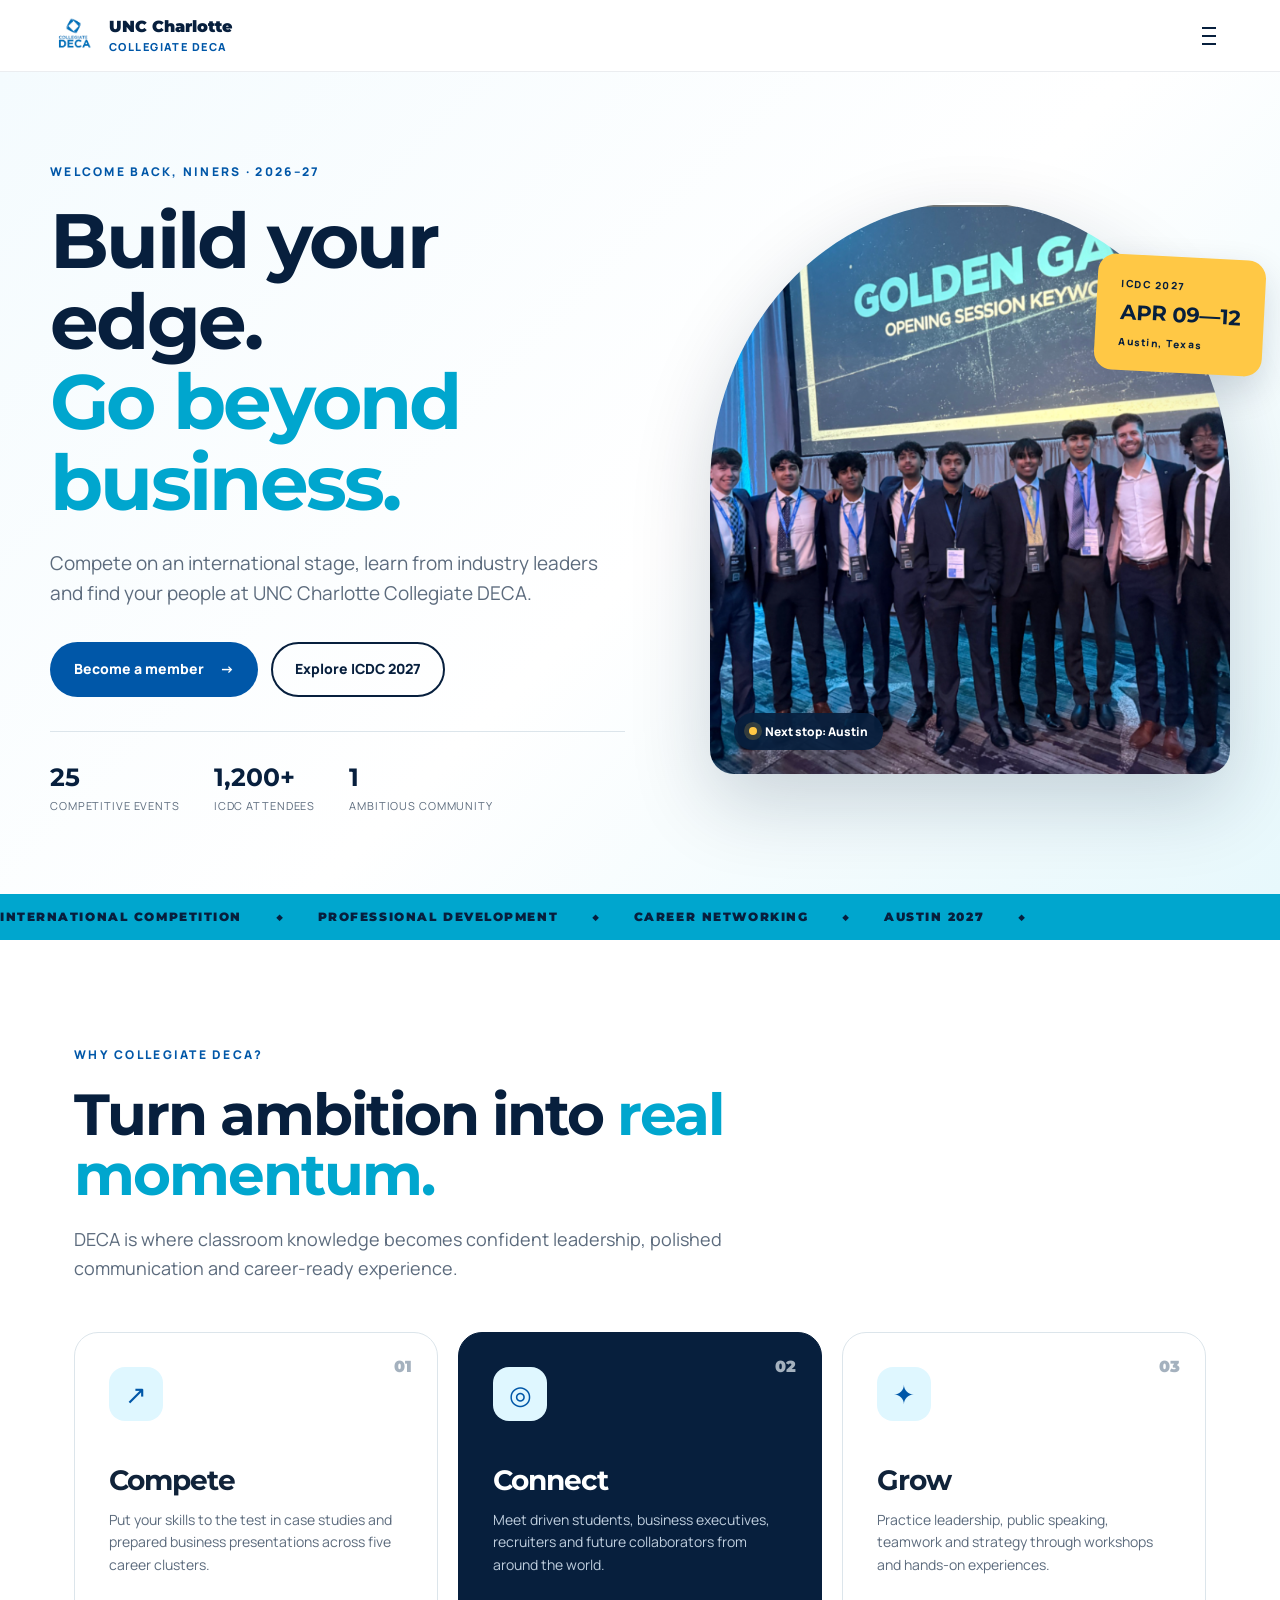
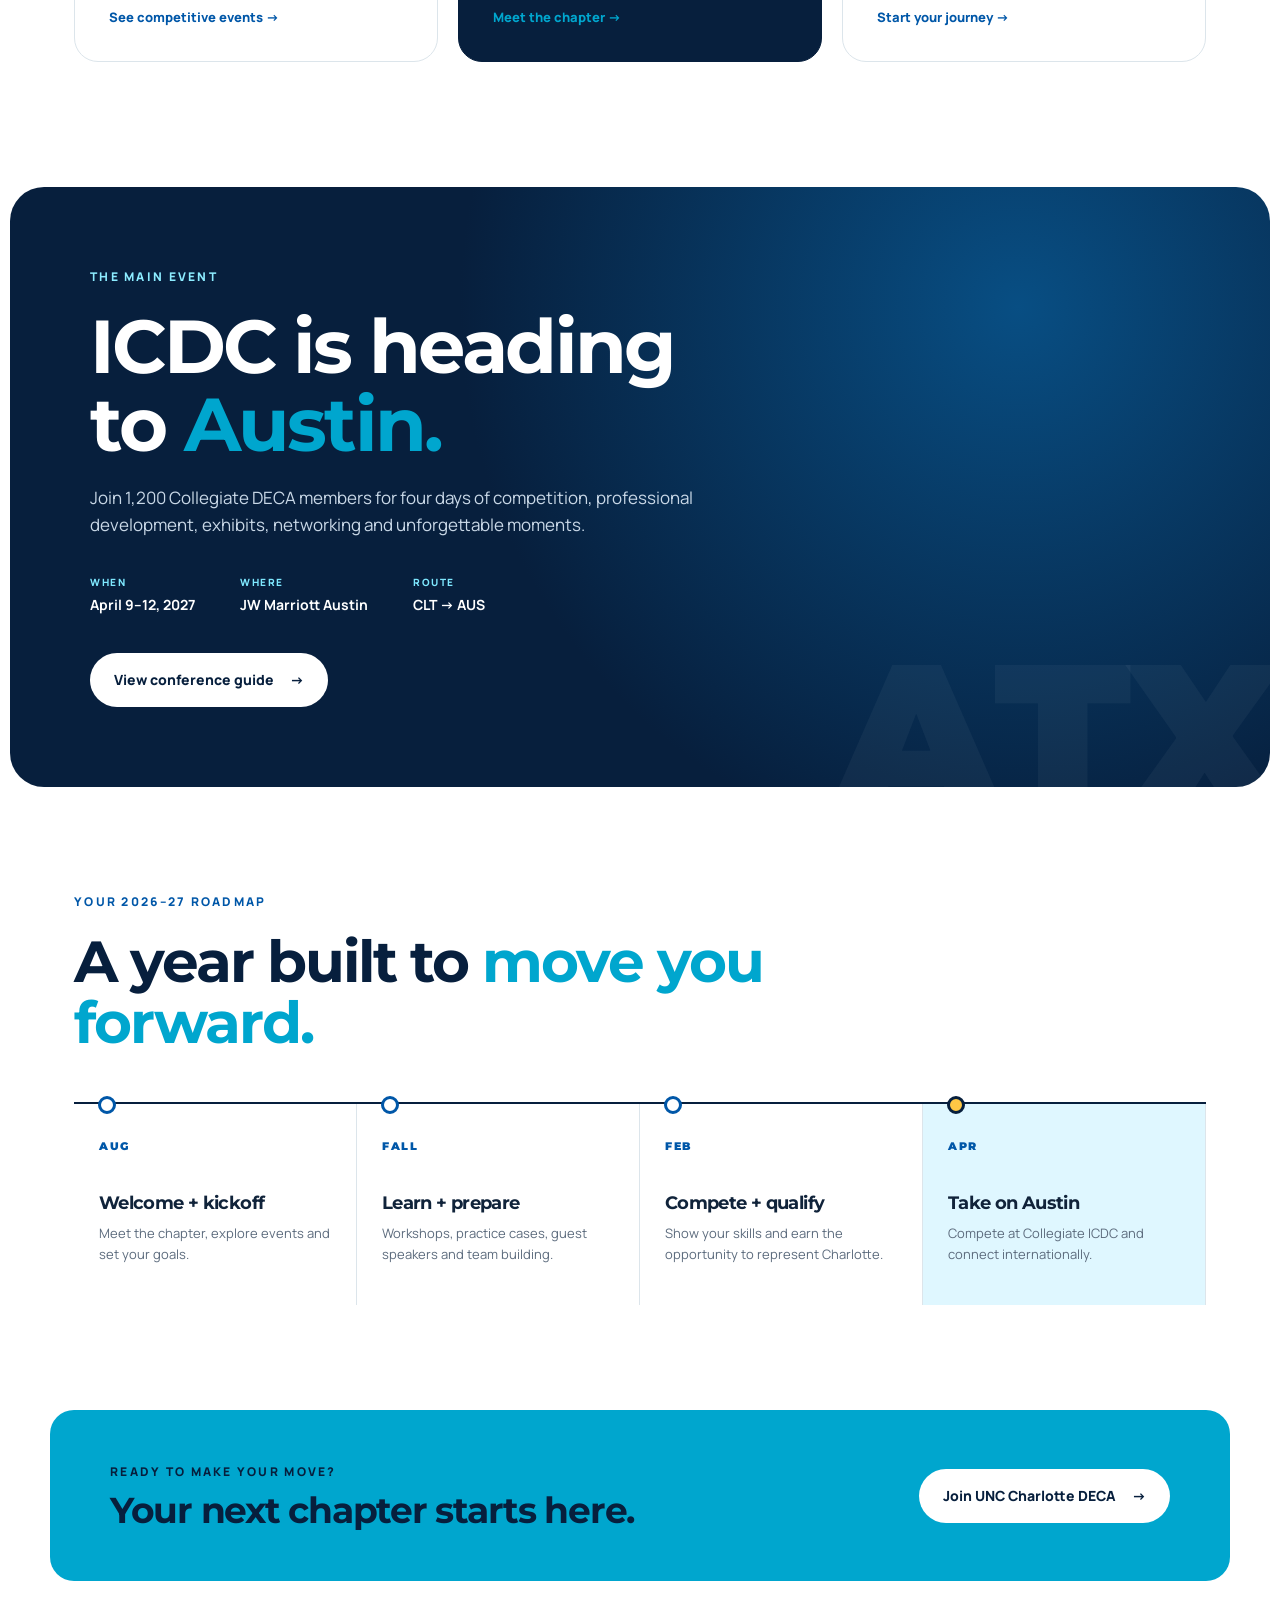
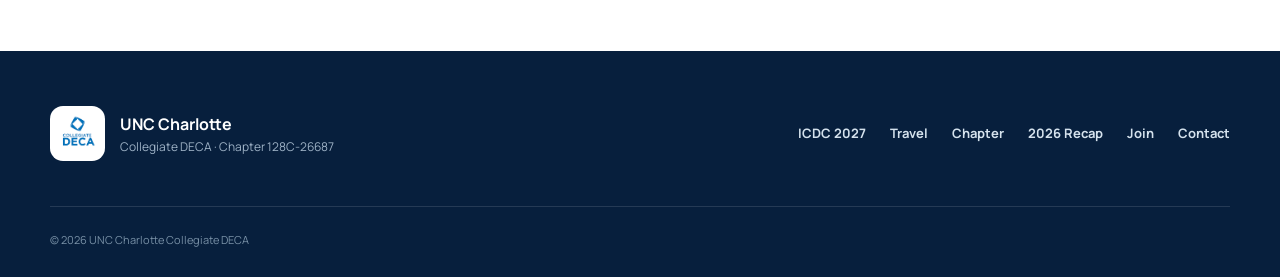
<file: index.html>
<!doctype html>
<html lang="en">
<head>
  <meta charset="utf-8">
  <meta name="viewport" content="width=device-width, initial-scale=1">
  <meta name="description" content="UNC Charlotte Collegiate DECA helps students compete, lead and launch their careers.">
  <link rel="icon" type="image/png" href="newfav.png">
  <title>UNC Charlotte Collegiate DECA</title>
  <link rel="preconnect" href="https://fonts.googleapis.com">
  <link rel="preconnect" href="https://fonts.gstatic.com" crossorigin>
  <link href="https://fonts.googleapis.com/css2?family=Manrope:wght@400;500;600;700;800&family=Montserrat:wght@700;800;900&display=swap" rel="stylesheet">
  <link rel="stylesheet" href="styles.css">
</head>
<body>
  <header class="site-header">
    <a class="brand" href="index.html"><img src="collegiatedeca.png" alt="Collegiate DECA"><span>UNC Charlotte<small>Collegiate DECA</small></span></a>
    <button class="menu-toggle" aria-expanded="false" aria-controls="site-nav"><span></span><span></span><span></span><span class="sr-only">Menu</span></button>
    <nav id="site-nav" class="site-nav" aria-label="Primary navigation">
      <a class="active" href="index.html">Home</a><a href="conference.html">ICDC 2027</a><a href="travel.html">Travel</a><a href="chapter.html">Our Chapter</a><a href="recap-2026.html">2026 Recap</a><a href="meeting-slides.html">Meeting Slides</a><a class="nav-cta" href="join.html">Join DECA</a>
    </nav>
  </header>

  <main>
    <section class="hero home-hero">
      <div class="hero-grid">
        <div class="hero-copy reveal">
          <p class="eyebrow">Welcome back, Niners · 2026–27</p>
          <h1>Build your edge.<br><span>Go beyond business.</span></h1>
          <p class="hero-lede">Compete on an international stage, learn from industry leaders and find your people at UNC Charlotte Collegiate DECA.</p>
          <div class="button-row"><a class="button button-primary" href="join.html">Become a member <span>→</span></a><a class="button button-ghost" href="conference.html">Explore ICDC 2027</a></div>
          <div class="hero-proof"><div><strong>25</strong><span>Competitive events</span></div><div><strong>1,200+</strong><span>ICDC attendees</span></div><div><strong>1</strong><span>Ambitious community</span></div></div>
        </div>
        <div class="hero-visual reveal">
          <div class="photo-frame"><img src="deca_grouppic.png" alt="UNC Charlotte Collegiate DECA members"><div class="photo-label"><span class="pulse"></span> Next stop: Austin</div></div>
          <div class="floating-card"><span>ICDC 2027</span><strong>APR 09—12</strong><small>Austin, Texas</small></div>
        </div>
      </div>
    </section>

    <section class="ticker" aria-label="Conference details"><div>INTERNATIONAL COMPETITION <b>◆</b> PROFESSIONAL DEVELOPMENT <b>◆</b> CAREER NETWORKING <b>◆</b> AUSTIN 2027 <b>◆</b></div></section>

    <section class="section intro-section">
      <div class="section-heading reveal"><p class="eyebrow">Why Collegiate DECA?</p><h2>Turn ambition into <span>real momentum.</span></h2><p>DECA is where classroom knowledge becomes confident leadership, polished communication and career-ready experience.</p></div>
      <div class="feature-grid">
        <article class="feature-card reveal"><span class="feature-number">01</span><div class="feature-icon">↗</div><h3>Compete</h3><p>Put your skills to the test in case studies and prepared business presentations across five career clusters.</p><a href="conference.html#competition">See competitive events →</a></article>
        <article class="feature-card featured reveal"><span class="feature-number">02</span><div class="feature-icon">◎</div><h3>Connect</h3><p>Meet driven students, business executives, recruiters and future collaborators from around the world.</p><a href="chapter.html">Meet the chapter →</a></article>
        <article class="feature-card reveal"><span class="feature-number">03</span><div class="feature-icon">✦</div><h3>Grow</h3><p>Practice leadership, public speaking, teamwork and strategy through workshops and hands-on experiences.</p><a href="join.html">Start your journey →</a></article>
      </div>
    </section>

    <section class="conference-banner section-dark">
      <div class="banner-content reveal"><p class="eyebrow light">The main event</p><h2>ICDC is heading<br>to <span>Austin.</span></h2><p>Join 1,200 Collegiate DECA members for four days of competition, professional development, exhibits, networking and unforgettable moments.</p><div class="event-facts"><div><small>WHEN</small><strong>April 9–12, 2027</strong></div><div><small>WHERE</small><strong>JW Marriott Austin</strong></div><div><small>ROUTE</small><strong>CLT → AUS</strong></div></div><a class="button button-light" href="conference.html">View conference guide <span>→</span></a></div>
      <div class="texas-mark" aria-hidden="true">ATX</div>
    </section>

    <section class="section year-section">
      <div class="section-heading reveal"><p class="eyebrow">Your 2026–27 roadmap</p><h2>A year built to <span>move you forward.</span></h2></div>
      <div class="roadmap reveal">
        <div class="roadmap-item"><span>AUG</span><div><h3>Welcome + kickoff</h3><p>Meet the chapter, explore events and set your goals.</p></div></div>
        <div class="roadmap-item"><span>FALL</span><div><h3>Learn + prepare</h3><p>Workshops, practice cases, guest speakers and team building.</p></div></div>
        <div class="roadmap-item"><span>FEB</span><div><h3>Compete + qualify</h3><p>Show your skills and earn the opportunity to represent Charlotte.</p></div></div>
        <div class="roadmap-item accent"><span>APR</span><div><h3>Take on Austin</h3><p>Compete at Collegiate ICDC and connect internationally.</p></div></div>
      </div>
    </section>

    <section class="cta-band"><div><p class="eyebrow light">Ready to make your move?</p><h2>Your next chapter starts here.</h2></div><a class="button button-light" href="join.html">Join UNC Charlotte DECA <span>→</span></a></section>
  </main>

  <footer class="site-footer"><div class="footer-brand"><img src="collegiatedeca.png" alt=""><div><strong>UNC Charlotte</strong><span>Collegiate DECA · Chapter 128C-26687</span></div></div><div class="footer-links"><a href="conference.html">ICDC 2027</a><a href="travel.html">Travel</a><a href="chapter.html">Chapter</a><a href="recap-2026.html">2026 Recap</a><a href="join.html">Join</a><a href="mailto:pratiktanikella@gmail.com">Contact</a></div><p>© 2026 UNC Charlotte Collegiate DECA</p></footer>
  <script src="site.js"></script>
</body>
</html>
</file>
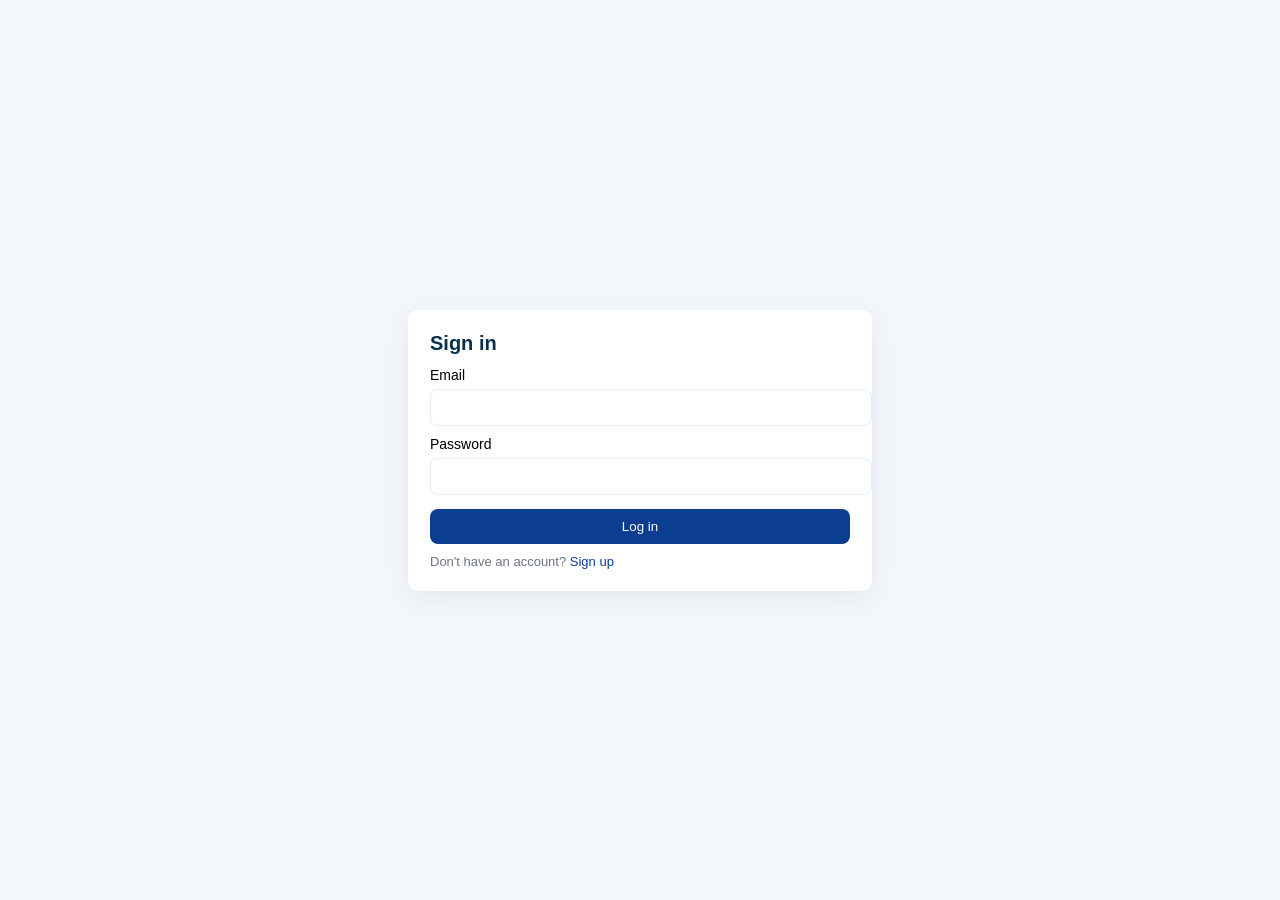
<file: admin.html>
<!doctype html>
<html lang="en">
<head>
  <meta charset="utf-8" />
  <meta name="viewport" content="width=device-width,initial-scale=1" />
  <link rel="icon" type="image/png" href="newfav.png">
  <title>Admin — UNC Charlotte Collegiate DECA</title>
  <style>
    body{font-family:Arial,Helvetica,sans-serif;background:#f7fbfd;margin:0;color:#08304a}
    header{background:#042034;color:white;padding:14px}
    .container{max-width:1100px;margin:18px auto;padding:12px}
    .card{background:white;padding:14px;border-radius:10px;box-shadow:0 6px 18px rgba(2,20,40,0.06);margin-bottom:12px}
    table{width:100%;border-collapse:collapse}
    th,td{padding:8px;border-bottom:1px solid #eef4f7;text-align:left}
    .danger{color:#b91c1c;cursor:pointer}
    .logout{float:right;background:transparent;border:1px solid rgba(255,255,255,0.2);color:white;padding:6px 10px;border-radius:8px}
  </style>
</head>
<body>
  <header>
    <div class="container">
      <h1>Admin Dashboard <button id="logoutBtn" class="logout">Log out</button></h1>
    </div>
  </header>
  <div class="container">
    <div class="card">
      <h2>Registered Users</h2>
      <div style="overflow:auto"><table id="usersTable"><thead><tr><th>Name</th><th>Email</th><th>Joined</th><th>Actions</th></tr></thead><tbody></tbody></table></div>
    </div>

    <div class="card">
      <h2>All Submissions</h2>
      <div style="overflow:auto"><table id="postsTable"><thead><tr><th>Title</th><th>Event</th><th>Author</th><th>Uploaded</th><th>Doc</th><th>Actions</th></tr></thead><tbody></tbody></table></div>
    </div>
  </div>

  <script src="auth.js"></script>
  <script>
    // admin guarding
    const adminEmail = 'ptanike1@charlotte.edu';
    const adminPassword = 'DqAmcCB4/DqAmcCB4/';
    function ensureAdmin(){
      const cur = getCurrentUser();
      if(!cur || cur.email !== adminEmail){
        // try to auto-auth if credentials match stored admin flag in session
        const raw = sessionStorage.getItem('admin_auth');
        if(raw !== 'ok'){ window.location.href='login.html'; return null }
      }
      return true;
    }

    // If user logs in with admin credentials via login page, set a session marker so admin can see this page.
    if(!ensureAdmin()){}

    document.getElementById('logoutBtn').addEventListener('click', function(){ logout(); sessionStorage.removeItem('admin_auth'); window.location.href='login.html' })

    function renderUsers(){
      const tbody = document.querySelector('#usersTable tbody'); tbody.innerHTML='';
      const users = getUsers();
      users.forEach(u=>{
        const tr=document.createElement('tr');
        tr.innerHTML = `<td>${escapeHtml(u.name)}</td><td>${escapeHtml(u.email)}</td><td>${u.joined||''}</td><td><button data-email="${u.email}" class="delUser">Delete</button></td>`;
        tbody.appendChild(tr);
      });
      document.querySelectorAll('.delUser').forEach(b=>b.addEventListener('click', function(){ if(!confirm('Delete user?')) return; deleteUser(this.dataset.email); renderUsers(); renderPosts(); }))
    }

    function renderPosts(){
      const tbody = document.querySelector('#postsTable tbody'); tbody.innerHTML='';
      const posts = getPosts().slice().sort((a,b)=>b.created.localeCompare(a.created));
      posts.forEach(p=>{
        const tr=document.createElement('tr');
        tr.innerHTML = `<td>${escapeHtml(p.title)}</td><td>${escapeHtml(p.event)}</td><td>${escapeHtml(p.authorName+' <'+p.authorEmail+'>')}</td><td>${new Date(p.created).toLocaleString()}</td><td>${p.file?('<a href="'+p.file+'" target="_blank">View</a>'):'-'}</td><td><button data-id="${p.id}" class="delPost">Delete</button></td>`;
        tbody.appendChild(tr);
      });
      document.querySelectorAll('.delPost').forEach(b=>b.addEventListener('click', function(){ if(!confirm('Delete post?')) return; deletePost(this.dataset.id); renderPosts(); }))
    }

    function escapeHtml(s){ return (s||'').replace(/[&<>\"']/g,function(c){return{'&':'&amp;','<':'&lt;','>':'&gt;','"':'&quot;',"'":'&#39;'}[c]}) }

    // initial render
    renderUsers(); renderPosts();
  </script>
</body>
</html>
</file>
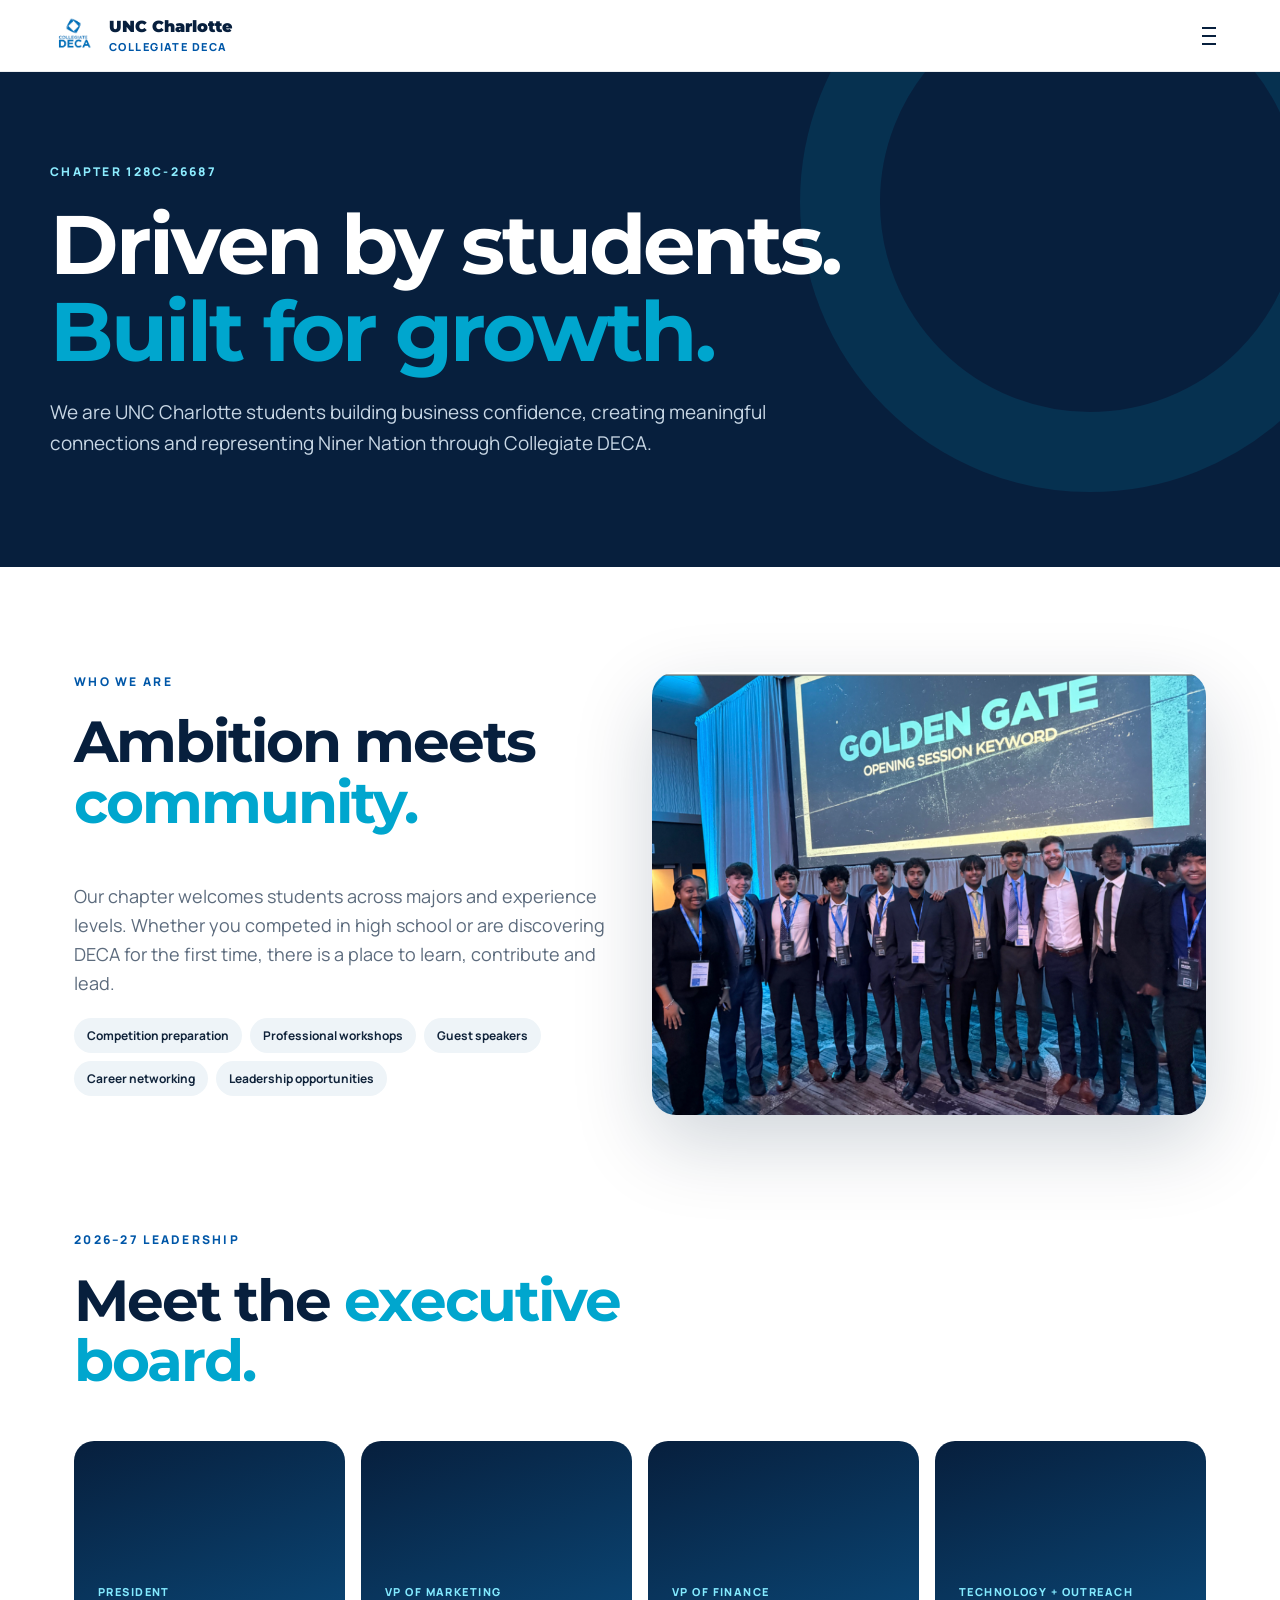
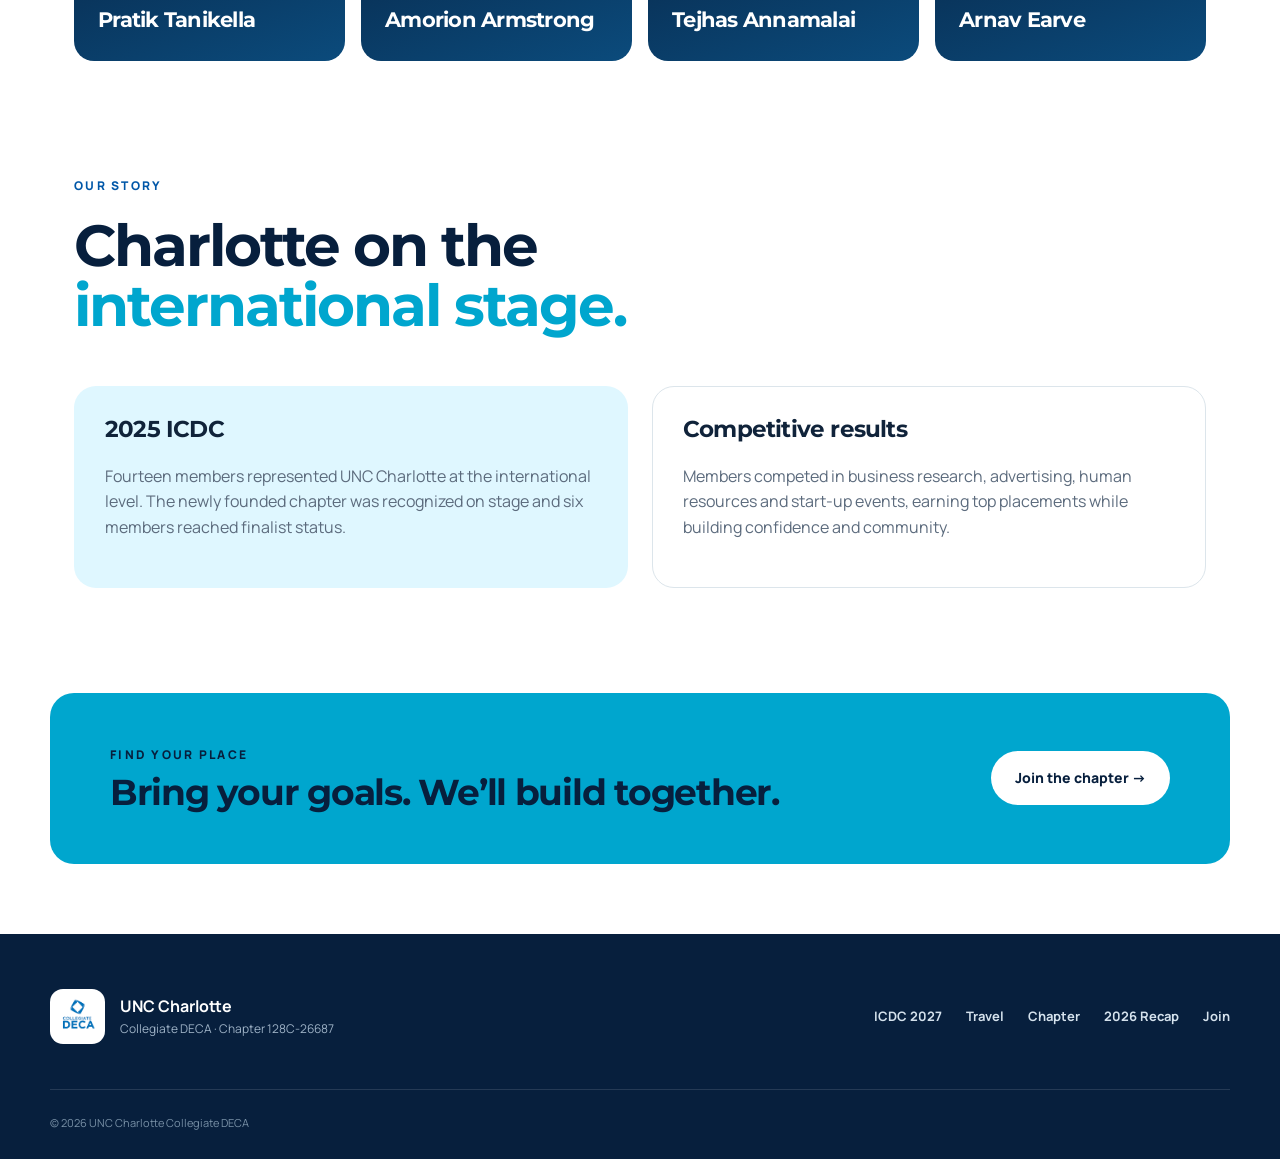
<file: chapter.html>
<!doctype html><html lang="en"><head><meta charset="utf-8"><meta name="viewport" content="width=device-width,initial-scale=1"><meta name="description" content="Meet UNC Charlotte Collegiate DECA and its 2026–27 executive board."><link rel="icon" type="image/png" href="newfav.png">
  <title>Our Chapter | UNC Charlotte Collegiate DECA</title><link rel="preconnect" href="https://fonts.googleapis.com"><link rel="preconnect" href="https://fonts.gstatic.com" crossorigin><link href="https://fonts.googleapis.com/css2?family=Manrope:wght@400;500;600;700;800&family=Montserrat:wght@700;800;900&display=swap" rel="stylesheet"><link rel="stylesheet" href="styles.css"></head><body>
<header class="site-header"><a class="brand" href="index.html"><img src="collegiatedeca.png" alt="Collegiate DECA"><span>UNC Charlotte<small>Collegiate DECA</small></span></a><button class="menu-toggle" aria-expanded="false" aria-controls="site-nav"><span></span><span></span><span></span><span class="sr-only">Menu</span></button><nav id="site-nav" class="site-nav"><a href="index.html">Home</a><a href="conference.html">ICDC 2027</a><a href="travel.html">Travel</a><a class="active" href="chapter.html">Our Chapter</a><a href="recap-2026.html">2026 Recap</a><a href="meeting-slides.html">Meeting Slides</a><a class="nav-cta" href="join.html">Join DECA</a></nav></header>
<main><section class="page-hero"><div class="wrap reveal"><p class="eyebrow light">Chapter 128C-26687</p><h1>Driven by students.<br><span>Built for growth.</span></h1><p>We are UNC Charlotte students building business confidence, creating meaningful connections and representing Niner Nation through Collegiate DECA.</p></div></section>
<section class="section"><div class="content-grid"><div class="reveal"><div class="section-heading"><p class="eyebrow">Who we are</p><h2>Ambition meets <span>community.</span></h2></div><p style="font-size:18px;color:var(--muted)">Our chapter welcomes students across majors and experience levels. Whether you competed in high school or are discovering DECA for the first time, there is a place to learn, contribute and lead.</p><div class="pill-list"><span class="pill">Competition preparation</span><span class="pill">Professional workshops</span><span class="pill">Guest speakers</span><span class="pill">Career networking</span><span class="pill">Leadership opportunities</span></div></div><div class="photo-frame reveal" style="border-radius:24px;aspect-ratio:1.25"><img src="deca_grouppic.png" alt="UNC Charlotte Collegiate DECA chapter members"></div></div></section>
<section class="section" style="padding-top:10px"><div class="section-heading reveal"><p class="eyebrow">2026–27 leadership</p><h2>Meet the <span>executive board.</span></h2></div><div class="board-grid"><article class="board-card reveal"><span>President</span><h3>Pratik Tanikella</h3></article><article class="board-card reveal"><span>VP of Marketing</span><h3>Amorion Armstrong</h3></article><article class="board-card reveal"><span>VP of Finance</span><h3>Tejhas Annamalai</h3></article><article class="board-card reveal"><span>Technology + Outreach</span><h3>Arnav Earve</h3></article></div></section>
<section class="section" style="padding-top:10px"><div class="section-heading reveal"><p class="eyebrow">Our story</p><h2>Charlotte on the <span>international stage.</span></h2></div><div class="content-grid"><article class="info-card cyan reveal"><h3>2025 ICDC</h3><p>Fourteen members represented UNC Charlotte at the international level. The newly founded chapter was recognized on stage and six members reached finalist status.</p></article><article class="info-card reveal"><h3>Competitive results</h3><p>Members competed in business research, advertising, human resources and start-up events, earning top placements while building confidence and community.</p></article></div></section>
<section class="cta-band"><div><p class="eyebrow light">Find your place</p><h2>Bring your goals. We’ll build together.</h2></div><a class="button button-light" href="join.html">Join the chapter →</a></section></main>
<footer class="site-footer"><div class="footer-brand"><img src="collegiatedeca.png" alt=""><div><strong>UNC Charlotte</strong><span>Collegiate DECA · Chapter 128C-26687</span></div></div><div class="footer-links"><a href="conference.html">ICDC 2027</a><a href="travel.html">Travel</a><a href="chapter.html">Chapter</a><a href="recap-2026.html">2026 Recap</a><a href="join.html">Join</a></div><p>© 2026 UNC Charlotte Collegiate DECA</p></footer><script src="site.js"></script></body></html>
</file>
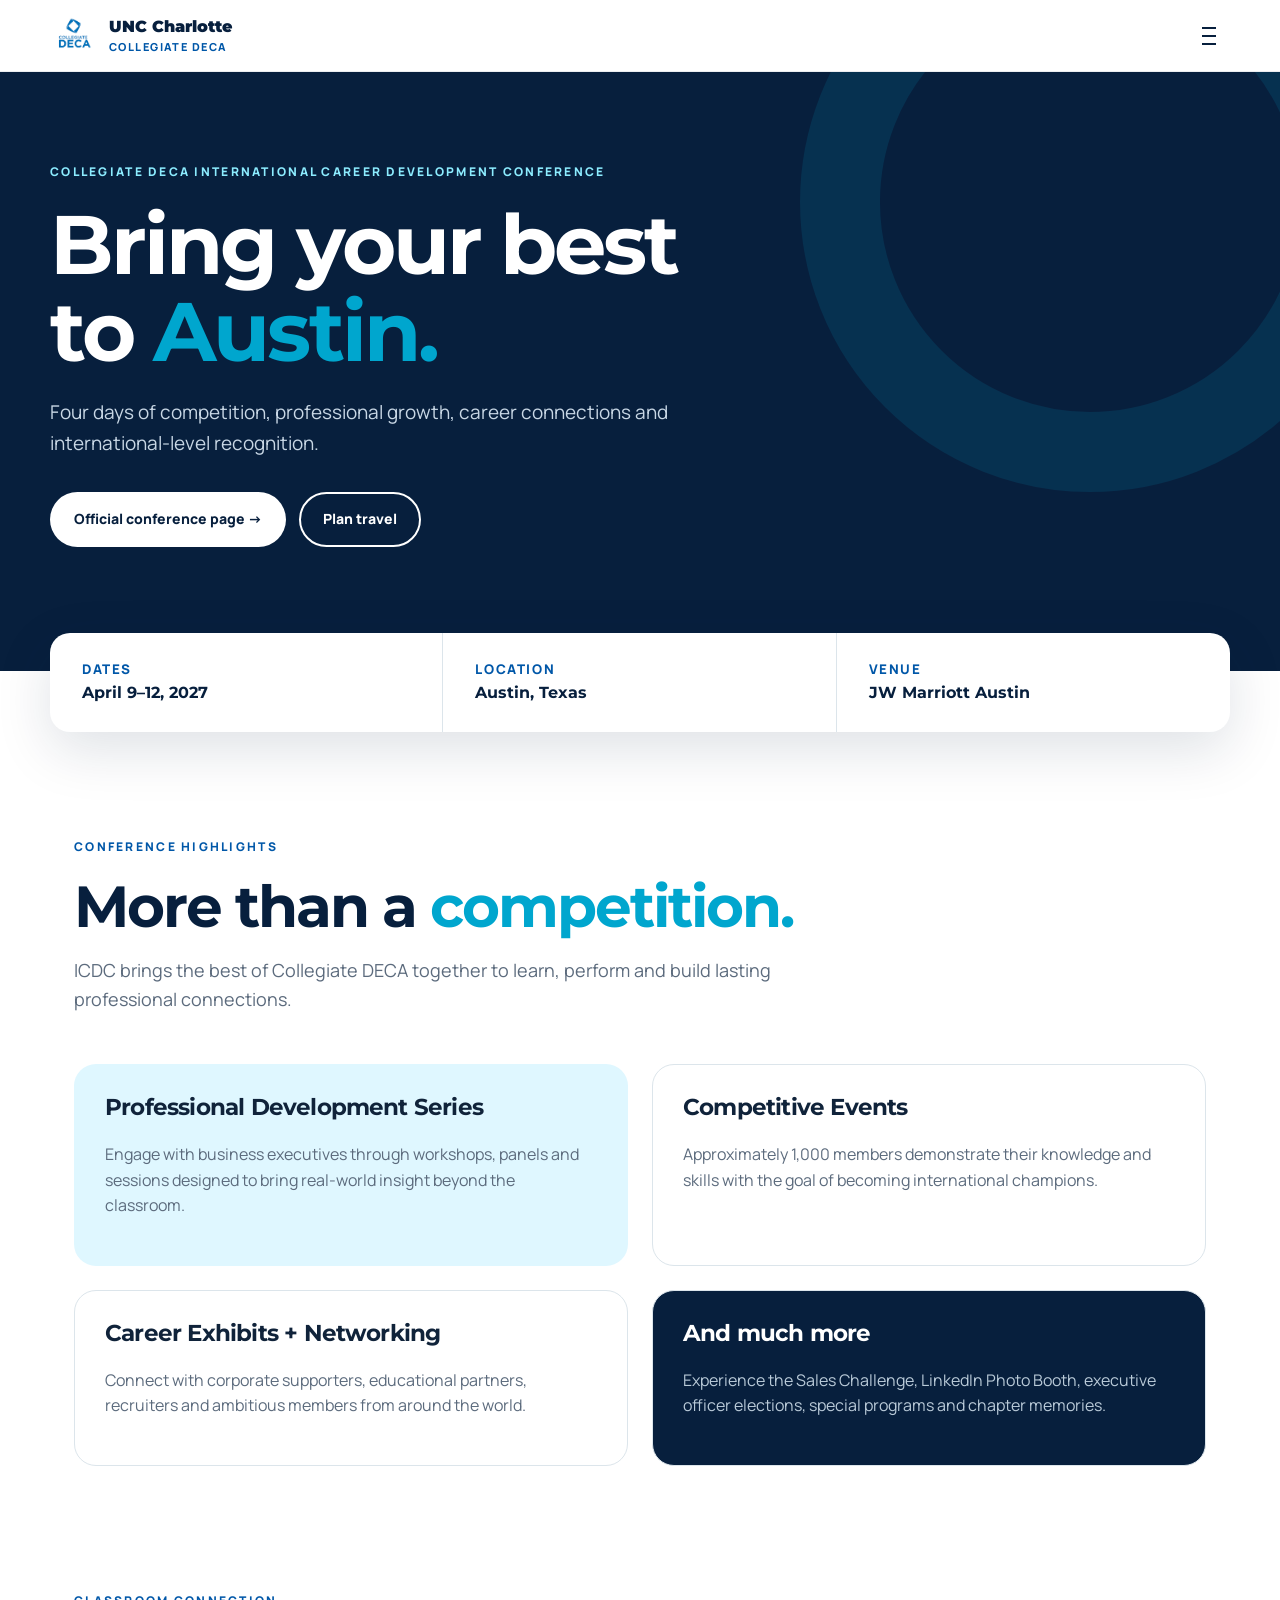
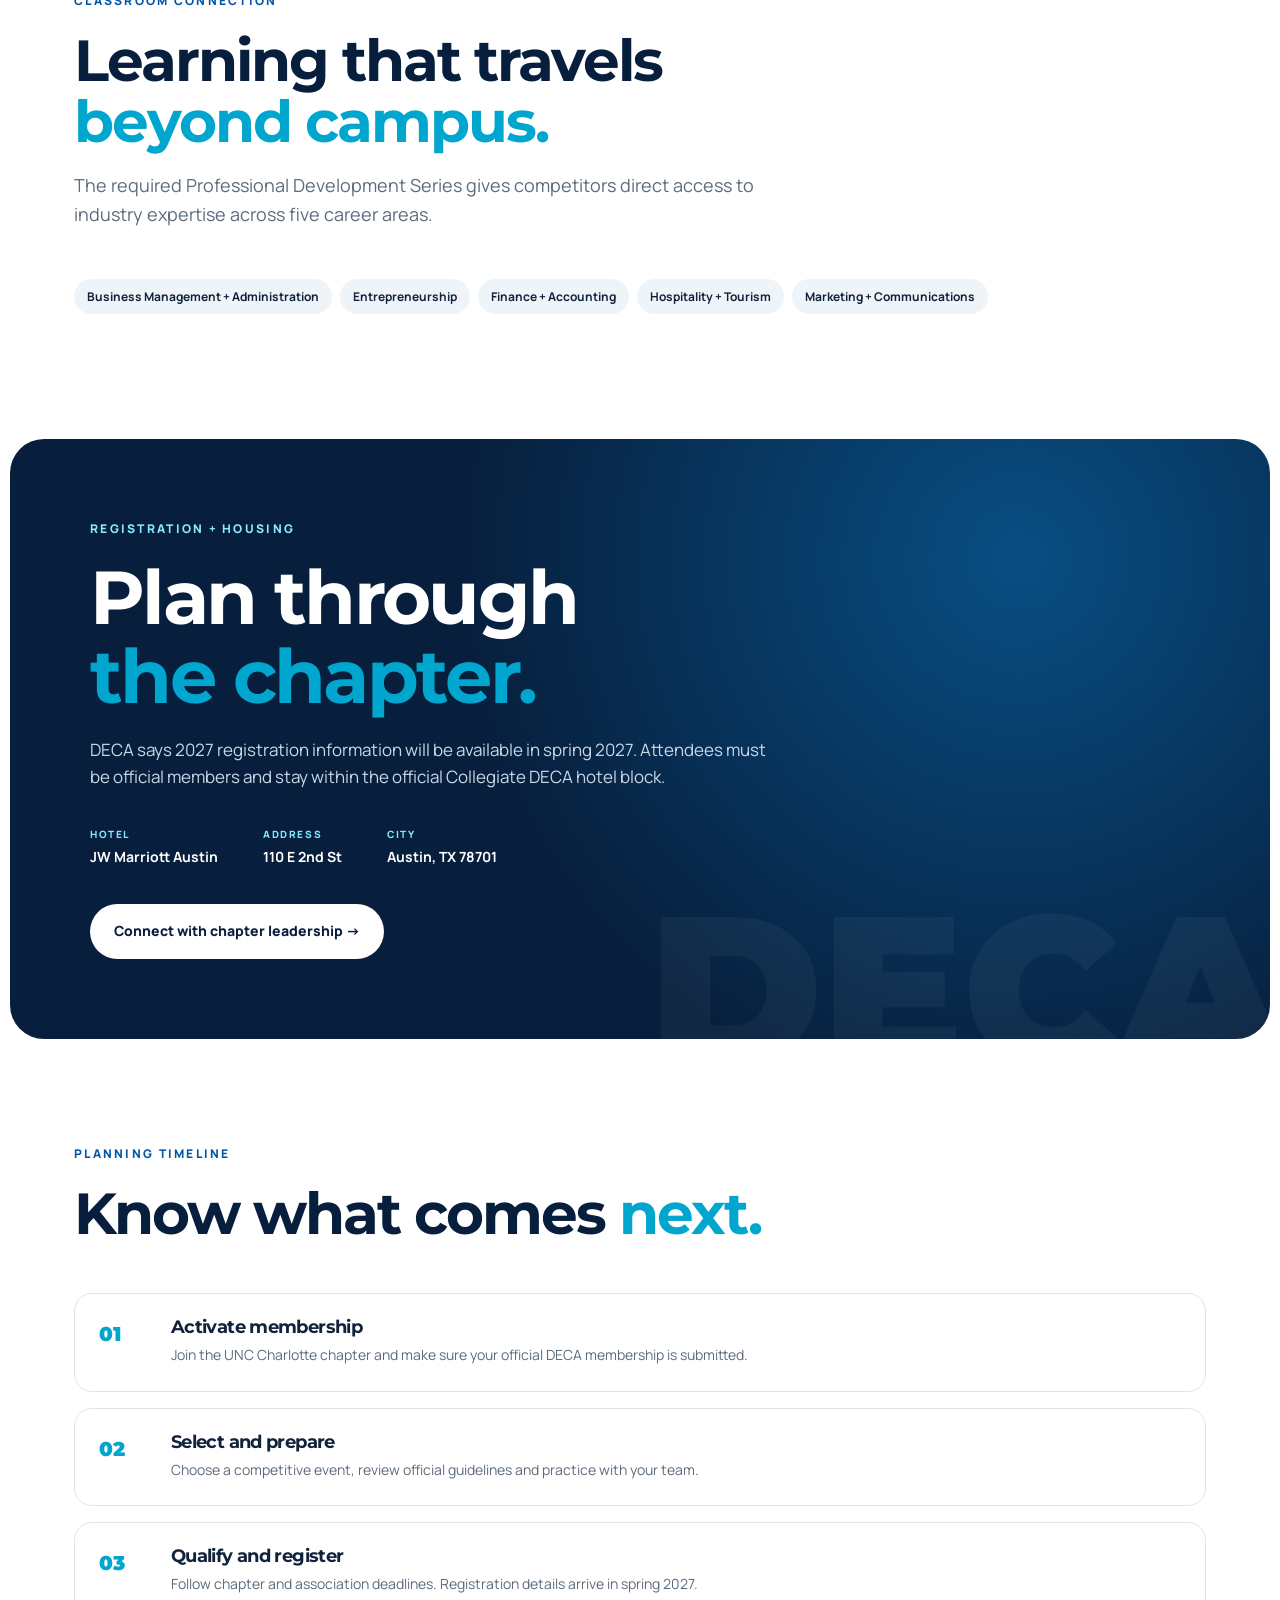
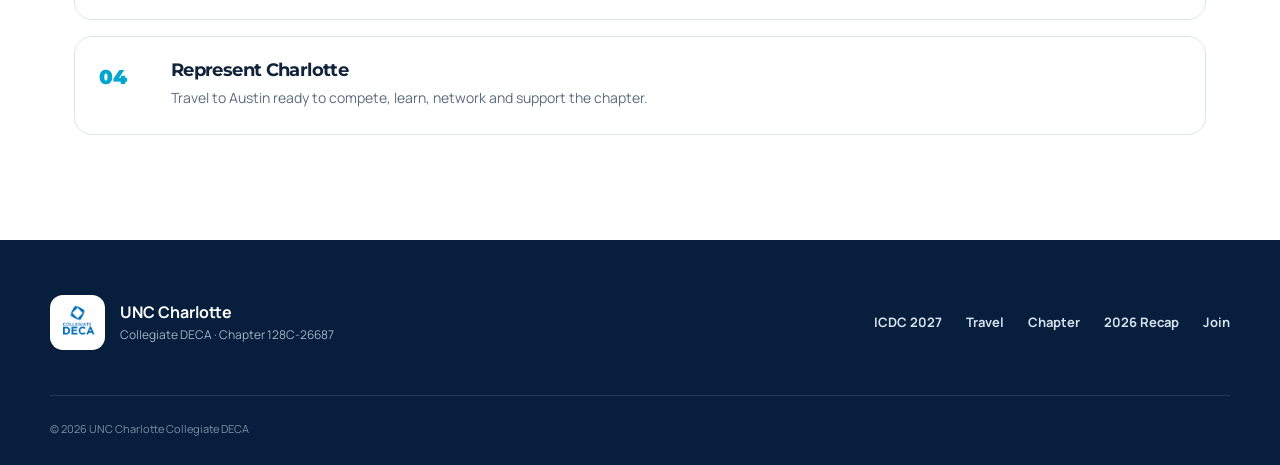
<file: conference.html>
<!doctype html><html lang="en"><head><meta charset="utf-8"><meta name="viewport" content="width=device-width,initial-scale=1"><meta name="description" content="Collegiate DECA ICDC 2027 conference information for UNC Charlotte."><link rel="icon" type="image/png" href="newfav.png">
  <title>ICDC 2027 | UNC Charlotte Collegiate DECA</title><link rel="preconnect" href="https://fonts.googleapis.com"><link rel="preconnect" href="https://fonts.gstatic.com" crossorigin><link href="https://fonts.googleapis.com/css2?family=Manrope:wght@400;500;600;700;800&family=Montserrat:wght@700;800;900&display=swap" rel="stylesheet"><link rel="stylesheet" href="styles.css"></head><body>
<header class="site-header"><a class="brand" href="index.html"><img src="collegiatedeca.png" alt="Collegiate DECA"><span>UNC Charlotte<small>Collegiate DECA</small></span></a><button class="menu-toggle" aria-expanded="false" aria-controls="site-nav"><span></span><span></span><span></span><span class="sr-only">Menu</span></button><nav id="site-nav" class="site-nav"><a href="index.html">Home</a><a class="active" href="conference.html">ICDC 2027</a><a href="travel.html">Travel</a><a href="chapter.html">Our Chapter</a><a href="recap-2026.html">2026 Recap</a><a href="meeting-slides.html">Meeting Slides</a><a class="nav-cta" href="join.html">Join DECA</a></nav></header>
<main><section class="page-hero"><div class="wrap reveal"><p class="eyebrow light">Collegiate DECA International Career Development Conference</p><h1>Bring your best<br>to <span>Austin.</span></h1><p>Four days of competition, professional growth, career connections and international-level recognition.</p><div class="button-row"><a class="button button-light" href="https://www.deca.org/conferences/cicdc" target="_blank" rel="noopener noreferrer">Official conference page →</a><a class="button button-ghost" style="border-color:#fff;color:#fff" href="travel.html">Plan travel</a></div></div></section>
<div class="quick-facts"><div><small>DATES</small><strong>April 9–12, 2027</strong></div><div><small>LOCATION</small><strong>Austin, Texas</strong></div><div><small>VENUE</small><strong>JW Marriott Austin</strong></div></div>
<section class="section"><div class="section-heading reveal"><p class="eyebrow">Conference highlights</p><h2>More than a <span>competition.</span></h2><p>ICDC brings the best of Collegiate DECA together to learn, perform and build lasting professional connections.</p></div><div class="content-grid"><article class="info-card cyan reveal"><h3>Professional Development Series</h3><p>Engage with business executives through workshops, panels and sessions designed to bring real-world insight beyond the classroom.</p></article><article id="competition" class="info-card reveal"><h3>Competitive Events</h3><p>Approximately 1,000 members demonstrate their knowledge and skills with the goal of becoming international champions.</p></article><article class="info-card reveal"><h3>Career Exhibits + Networking</h3><p>Connect with corporate supporters, educational partners, recruiters and ambitious members from around the world.</p></article><article class="info-card navy reveal"><h3>And much more</h3><p>Experience the Sales Challenge, LinkedIn Photo Booth, executive officer elections, special programs and chapter memories.</p></article></div></section>
<section class="section" style="padding-top:20px"><div class="section-heading reveal"><p class="eyebrow">Classroom connection</p><h2>Learning that travels <span>beyond campus.</span></h2><p>The required Professional Development Series gives competitors direct access to industry expertise across five career areas.</p></div><div class="pill-list reveal"><span class="pill">Business Management + Administration</span><span class="pill">Entrepreneurship</span><span class="pill">Finance + Accounting</span><span class="pill">Hospitality + Tourism</span><span class="pill">Marketing + Communications</span></div></section>
<section class="conference-banner section-dark"><div class="banner-content reveal"><p class="eyebrow light">Registration + housing</p><h2>Plan through<br><span>the chapter.</span></h2><p>DECA says 2027 registration information will be available in spring 2027. Attendees must be official members and stay within the official Collegiate DECA hotel block.</p><div class="event-facts"><div><small>HOTEL</small><strong>JW Marriott Austin</strong></div><div><small>ADDRESS</small><strong>110 E 2nd St</strong></div><div><small>CITY</small><strong>Austin, TX 78701</strong></div></div><a class="button button-light" href="join.html">Connect with chapter leadership →</a></div><div class="texas-mark">DECA</div></section>
<section class="section"><div class="section-heading reveal"><p class="eyebrow">Planning timeline</p><h2>Know what comes <span>next.</span></h2></div><div class="steps reveal"><article class="step"><div><h3>Activate membership</h3><p>Join the UNC Charlotte chapter and make sure your official DECA membership is submitted.</p></div></article><article class="step"><div><h3>Select and prepare</h3><p>Choose a competitive event, review official guidelines and practice with your team.</p></div></article><article class="step"><div><h3>Qualify and register</h3><p>Follow chapter and association deadlines. Registration details arrive in spring 2027.</p></div></article><article class="step"><div><h3>Represent Charlotte</h3><p>Travel to Austin ready to compete, learn, network and support the chapter.</p></div></article></div></section></main>
<footer class="site-footer"><div class="footer-brand"><img src="collegiatedeca.png" alt=""><div><strong>UNC Charlotte</strong><span>Collegiate DECA · Chapter 128C-26687</span></div></div><div class="footer-links"><a href="conference.html">ICDC 2027</a><a href="travel.html">Travel</a><a href="chapter.html">Chapter</a><a href="recap-2026.html">2026 Recap</a><a href="join.html">Join</a></div><p>© 2026 UNC Charlotte Collegiate DECA</p></footer><script src="site.js"></script></body></html>
</file>
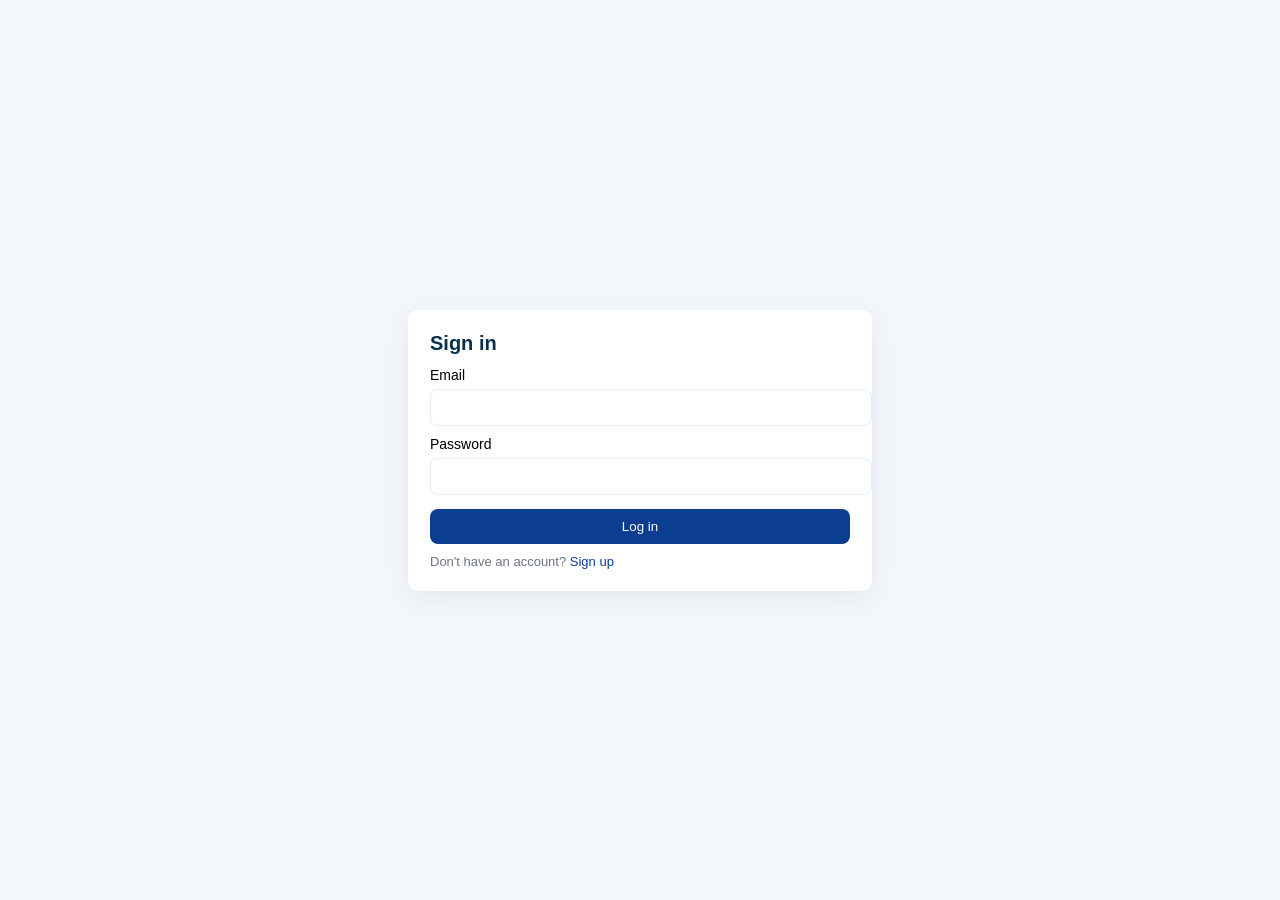
<file: dashboard.html>
<!doctype html>
<html lang="en">
<head>
  <meta charset="utf-8" />
  <meta name="viewport" content="width=device-width,initial-scale=1" />
  <link rel="icon" type="image/png" href="newfav.png">
  <title>Dashboard — UNC Charlotte Collegiate DECA</title>
  <style>
    body{font-family:Arial,Helvetica,sans-serif;background:#f7fbfd;margin:0;color:#08304a}
    header{background:#0B3D91;color:white;padding:18px}
    .container{max-width:920px;margin:18px auto;padding:12px}
    .card{background:white;padding:16px;border-radius:10px;box-shadow:0 6px 18px rgba(2,20,40,0.06);margin-bottom:12px}
    h1{margin:0 0 8px}
    label{display:block;margin-top:8px}
    input,select{width:100%;padding:8px;border-radius:8px;border:1px solid #e6eef4}
    .btn{background:#0B3D91;color:white;padding:8px 12px;border-radius:8px;border:none;cursor:pointer}
    .row{display:flex;gap:12px}
    .col{flex:1}
    .post{border-top:1px solid #eef4f7;padding-top:10px;margin-top:10px}
    .topnote{background:#fff7e6;border-left:6px solid #f5a623;padding:10px;border-radius:6px;margin-bottom:12px}
    .logout{float:right;background:transparent;border:1px solid rgba(255,255,255,0.2);color:white;padding:6px 10px;border-radius:8px}
  </style>
</head>
<body>
  <header>
    <div class="container">
      <h1>Member Dashboard <button id="logoutBtn" class="logout">Log out</button></h1>
      <div style="font-size:14px;opacity:0.9">Welcome — manage your presentations and submissions here.</div>
    </div>
  </header>
  <div class="container">
    <div class="card topnote">
      <strong>Welcome to 2026–27:</strong> DECA Inc. lists 25 core competitive events for Collegiate DECA. Review the current event guidelines before posting a presentation for ICDC 2027.
    </div>

    <div class="card">
      <h2>Post Presentation</h2>
      <form id="postForm">
        <label>Title<input id="title" required></label>
        <label>Event<select id="eventSelect" required></select></label>
        <label>Document (PDF recommended)<input id="file" type="file" accept="application/pdf,application/msword,application/vnd.openxmlformats-officedocument.wordprocessingml.document"></label>
        <div style="margin-top:10px"><button class="btn" type="submit">Publish</button></div>
      </form>
    </div>

    <div id="myPosts" class="card">
      <h2>Your Submissions</h2>
      <div id="postsList"></div>
    </div>
  </div>

  <script src="auth.js"></script>
  <script>
    const events = [
      'Advertising Campaign','Business Research','Digital Marketing Strategies','Entrepreneurship – Starting a Business','Entrepreneurship – Growing Your Business','Financial Statement Analysis','Professional Sales','Business Ethics','Business-to-Business Marketing','Entertainment Marketing','Event Planning','International Marketing','Marketing Communications','Sports Marketing','Corporate Finance','Entrepreneurship Operations','Fashion Merchandising & Marketing','Financial Accounting','Hotel & Lodging Management','Human Resource Management','Marketing Management','Restaurant & Food Service Management','Retail Management','Sales Management & Leadership','Travel & Tourism Management','Stock Market Game','Virtual Case Simulation','Sales Challenge'
    ];

    function ensureAuth(){
      const u = getCurrentUser();
      if(!u){ window.location.href = 'login.html'; return null }
      return u;
    }

    const user = ensureAuth();
    document.getElementById('logoutBtn').addEventListener('click', function(){ logout(); window.location.href='login.html' })

    const sel = document.getElementById('eventSelect');
    events.forEach(e=>{ const o = document.createElement('option'); o.value=e; o.textContent=e; sel.appendChild(o) });

    document.getElementById('postForm').addEventListener('submit', async function(e){
      e.preventDefault();
      const title = document.getElementById('title').value.trim();
      const eventName = document.getElementById('eventSelect').value;
      const fileInput = document.getElementById('file');
      let fileData = null;
      if(fileInput.files && fileInput.files[0]){
        fileData = await toDataURL(fileInput.files[0]);
      }
      const post = {id: 'p_'+Date.now(), authorEmail: user.email, authorName: user.name, title, event: eventName, file: fileData, created: new Date().toISOString()};
      savePost(post);
      renderPosts();
      this.reset();
      alert('Published');
    });

    function toDataURL(file){ return new Promise((res,rej)=>{ const r=new FileReader(); r.onload=()=>res(r.result); r.onerror=rej; r.readAsDataURL(file) }) }

    function renderPosts(){
      const all = getPosts().filter(p=>p.authorEmail===user.email).sort((a,b)=>b.created.localeCompare(a.created));
      const out = document.getElementById('postsList'); out.innerHTML = '';
      if(all.length===0){ out.textContent='No submissions yet.'; return }
      all.forEach(p=>{
        const d=document.createElement('div'); d.className='post';
        d.innerHTML = `<div style="display:flex;justify-content:space-between"><div><strong>${escapeHtml(p.title)}</strong> <div style="font-size:13px;color:#6b7280">${p.event}</div></div><div style="font-size:12px;color:#6b7280">${new Date(p.created).toLocaleString()}</div></div>`;
        if(p.file){ const a=document.createElement('a'); a.href=p.file; a.target='_blank'; a.textContent='Download Document'; a.style.display='block'; a.style.marginTop='8px'; d.appendChild(a) }
        out.appendChild(d);
      })
    }

    function escapeHtml(s){ return (s||'').replace(/[&<>\"']/g,function(c){return{'&':'&amp;','<':'&lt;','>':'&gt;','"':'&quot;',"'":'&#39;'}[c]}) }

    renderPosts();
  </script>
</body>
</html>
</file>
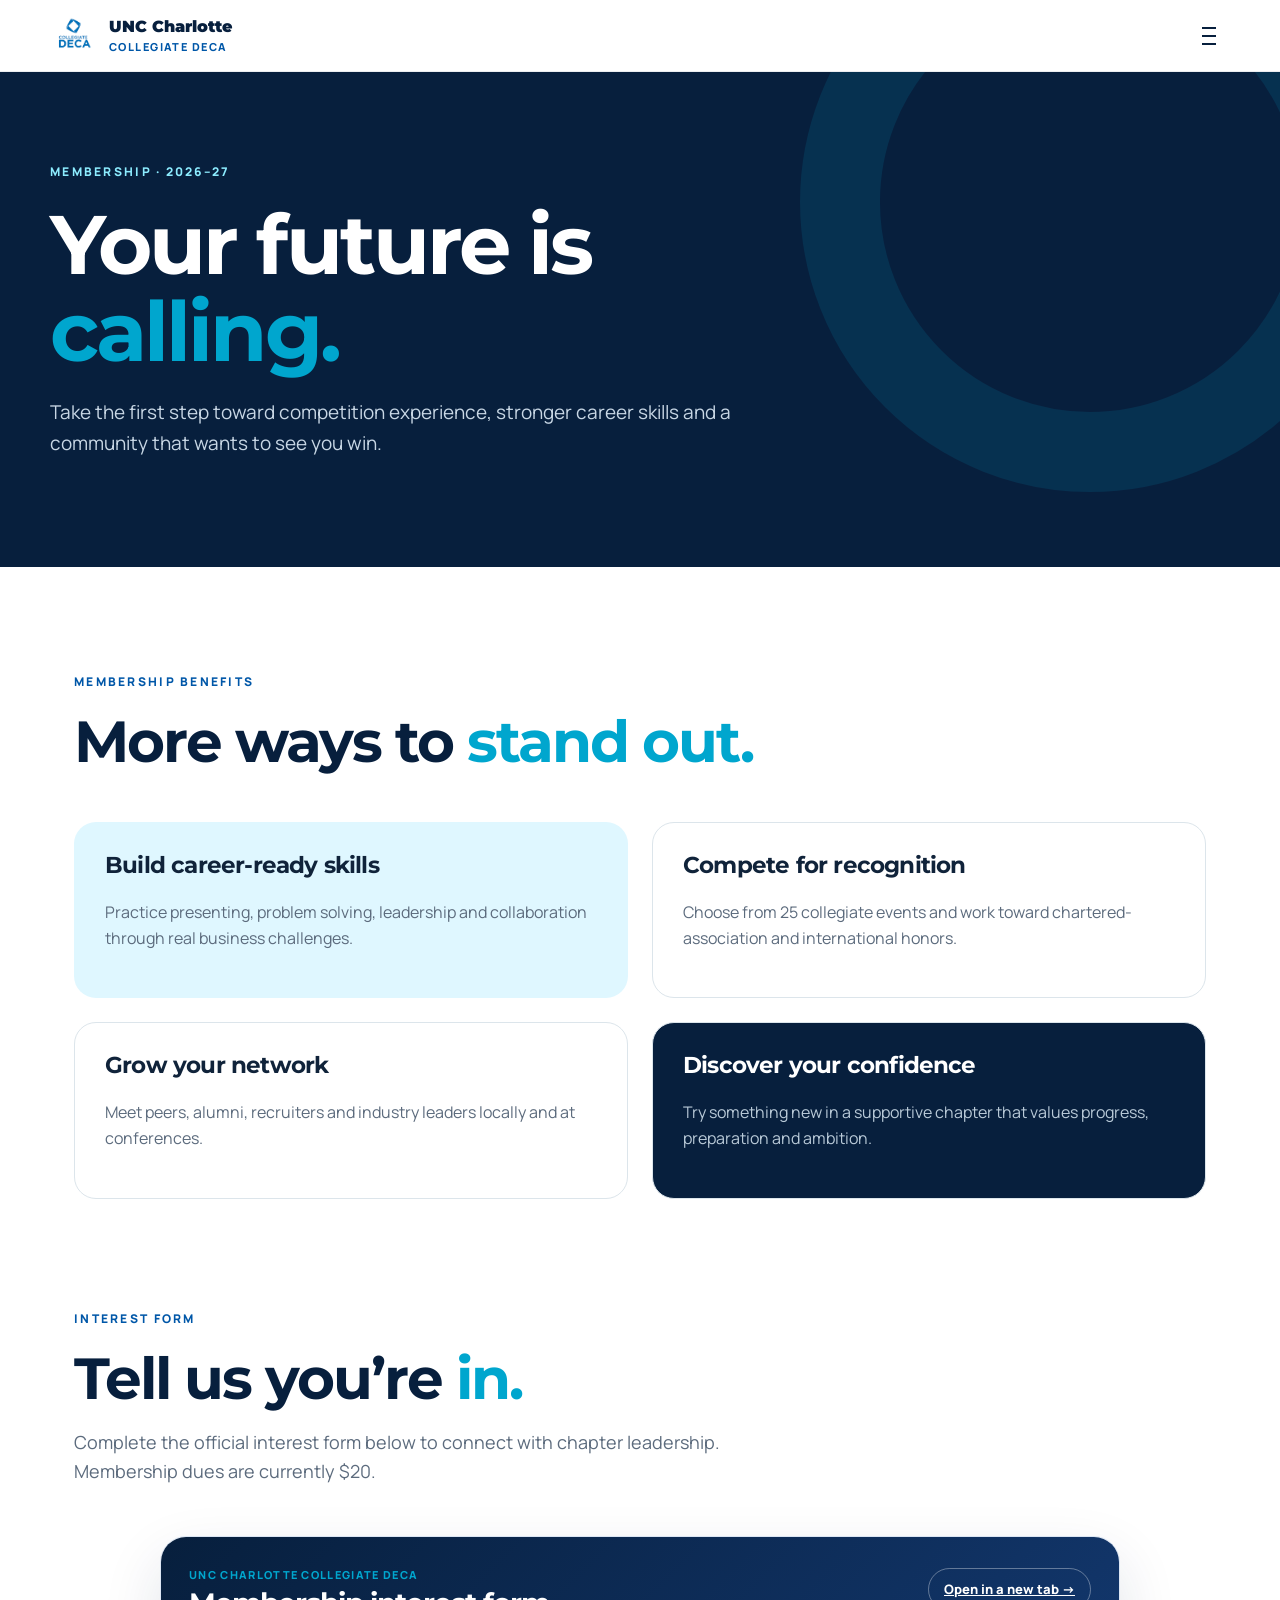
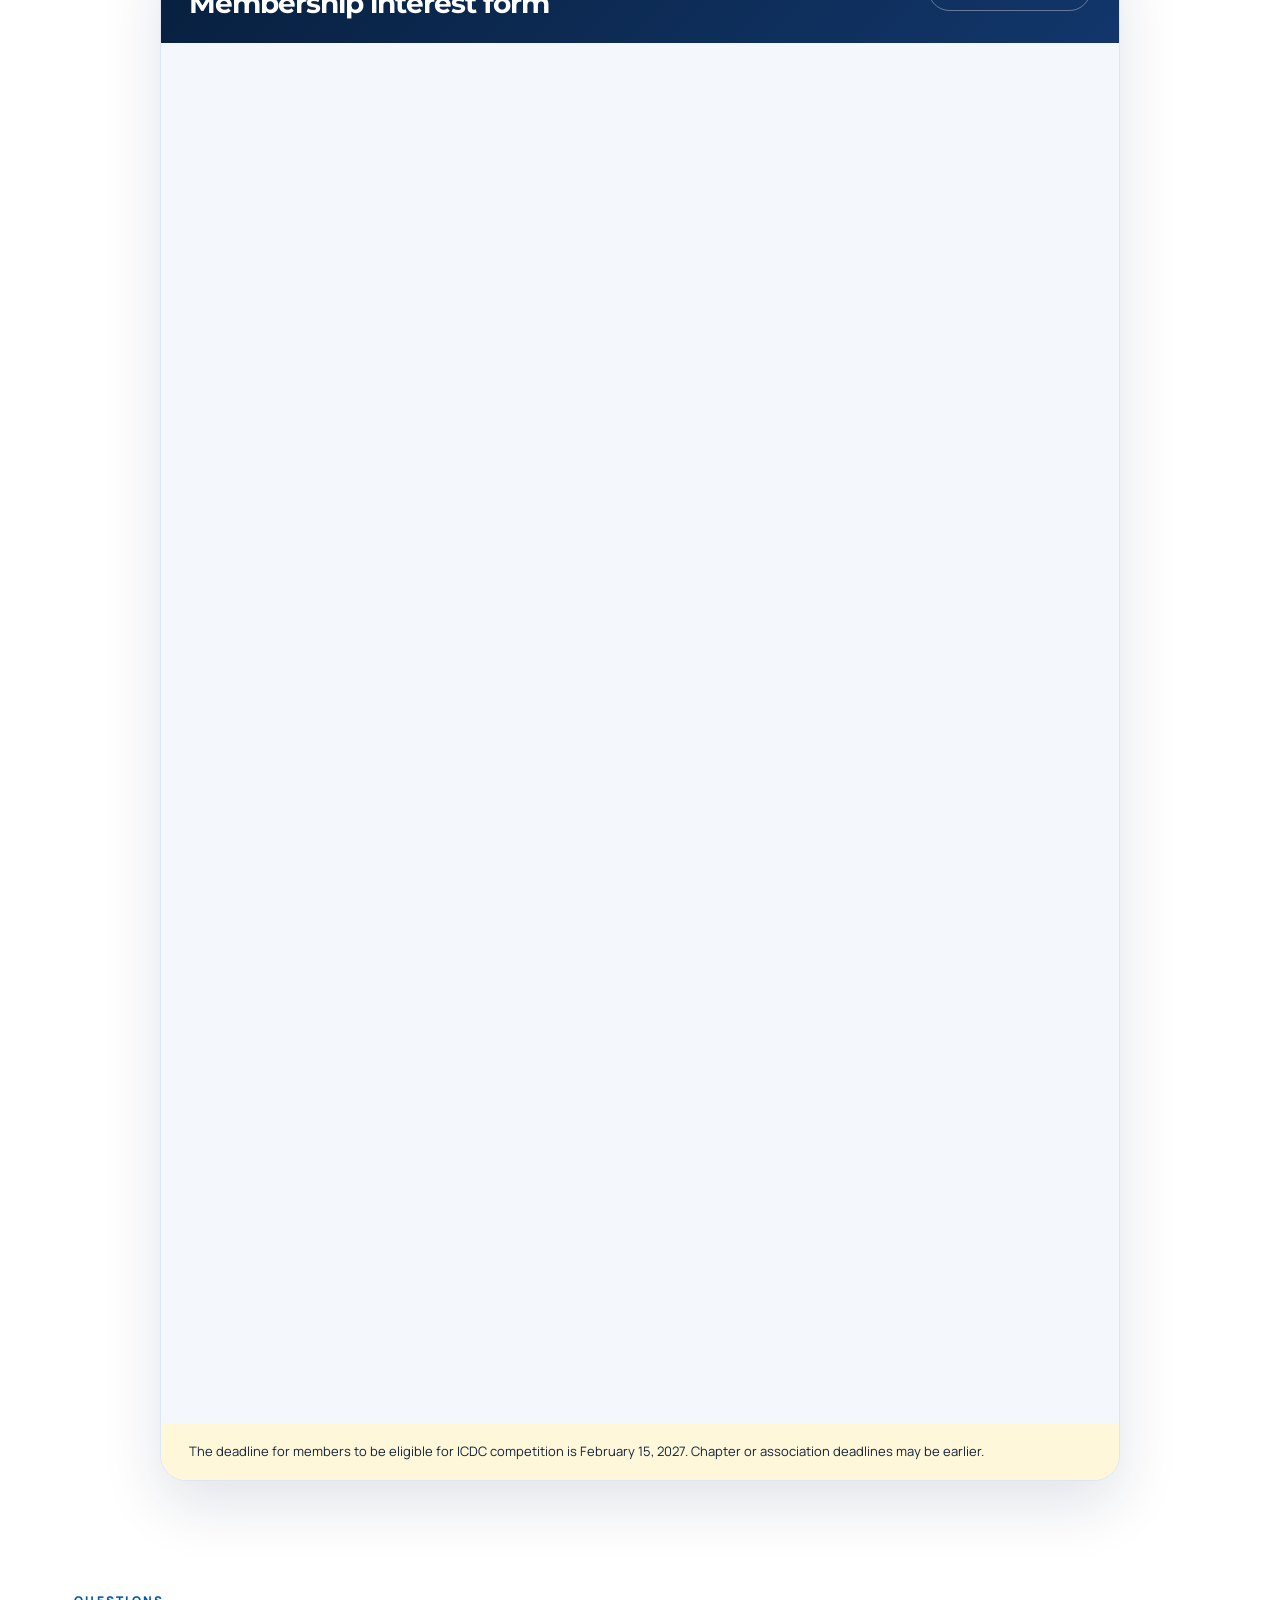
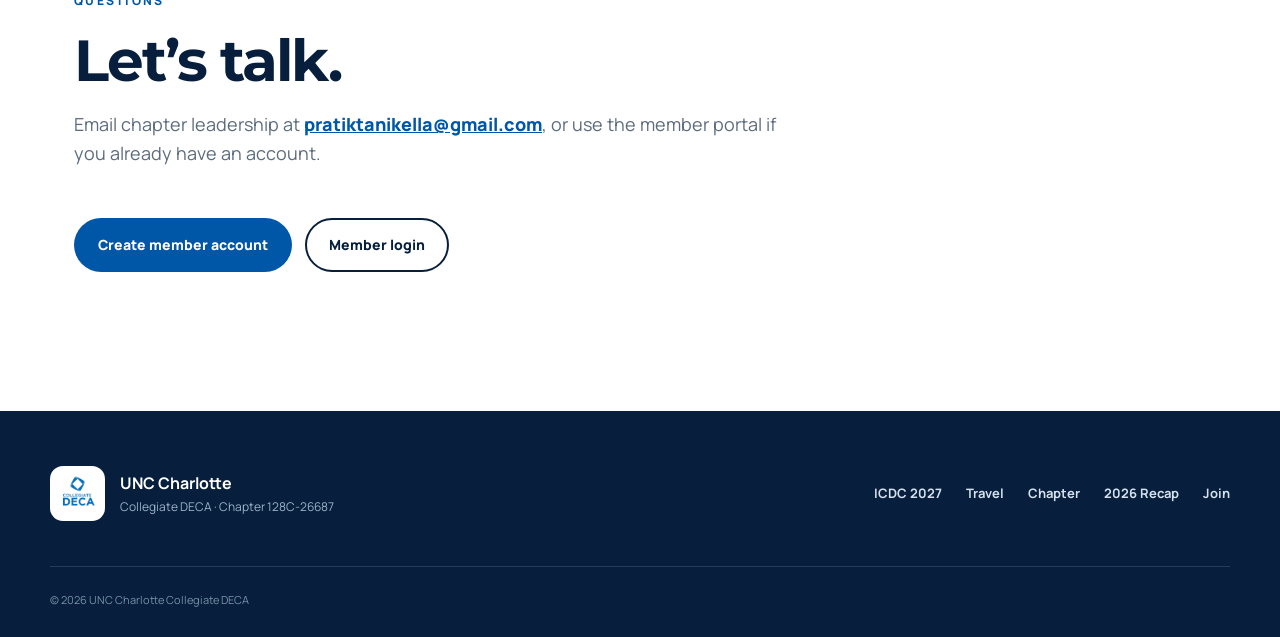
<file: join.html>
<!doctype html><html lang="en"><head><meta charset="utf-8"><meta name="viewport" content="width=device-width,initial-scale=1"><meta name="description" content="Join UNC Charlotte Collegiate DECA for the 2026–27 school year."><link rel="icon" type="image/png" href="newfav.png">
  <title>Join DECA | UNC Charlotte Collegiate DECA</title><link rel="preconnect" href="https://fonts.googleapis.com"><link rel="preconnect" href="https://fonts.gstatic.com" crossorigin><link href="https://fonts.googleapis.com/css2?family=Manrope:wght@400;500;600;700;800&family=Montserrat:wght@700;800;900&display=swap" rel="stylesheet"><link rel="stylesheet" href="styles.css"></head><body>
<header class="site-header"><a class="brand" href="index.html"><img src="collegiatedeca.png" alt="Collegiate DECA"><span>UNC Charlotte<small>Collegiate DECA</small></span></a><button class="menu-toggle" aria-expanded="false" aria-controls="site-nav"><span></span><span></span><span></span><span class="sr-only">Menu</span></button><nav id="site-nav" class="site-nav"><a href="index.html">Home</a><a href="conference.html">ICDC 2027</a><a href="travel.html">Travel</a><a href="chapter.html">Our Chapter</a><a href="recap-2026.html">2026 Recap</a><a href="meeting-slides.html">Meeting Slides</a><a class="nav-cta active" href="join.html">Join DECA</a></nav></header>
<main><section class="page-hero"><div class="wrap reveal"><p class="eyebrow light">Membership · 2026–27</p><h1>Your future is<br><span>calling.</span></h1><p>Take the first step toward competition experience, stronger career skills and a community that wants to see you win.</p></div></section>
<section class="section"><div class="section-heading reveal"><p class="eyebrow">Membership benefits</p><h2>More ways to <span>stand out.</span></h2></div><div class="content-grid"><article class="info-card cyan reveal"><h3>Build career-ready skills</h3><p>Practice presenting, problem solving, leadership and collaboration through real business challenges.</p></article><article class="info-card reveal"><h3>Compete for recognition</h3><p>Choose from 25 collegiate events and work toward chartered-association and international honors.</p></article><article class="info-card reveal"><h3>Grow your network</h3><p>Meet peers, alumni, recruiters and industry leaders locally and at conferences.</p></article><article class="info-card navy reveal"><h3>Discover your confidence</h3><p>Try something new in a supportive chapter that values progress, preparation and ambition.</p></article></div></section>
<section class="section" style="padding-top:5px"><div class="section-heading reveal"><p class="eyebrow">Interest form</p><h2>Tell us you’re <span>in.</span></h2><p>Complete the official interest form below to connect with chapter leadership. Membership dues are currently $20.</p></div><div class="google-form-card reveal"><div class="google-form-header"><div><span class="google-form-kicker">UNC Charlotte Collegiate DECA</span><h3>Membership interest form</h3></div><a href="https://forms.gle/v1S798D45GRVwPZw9" target="_blank" rel="noopener">Open in a new tab →</a></div><iframe class="google-form-frame" src="https://docs.google.com/forms/d/e/1FAIpQLSdOXOJeg5YfnwtifVv7Xlrc9jFJ6oWC7taSOeUslDjNIv8OxQ/viewform?embedded=true" title="UNC Charlotte Collegiate DECA membership interest form">Loading…</iframe><div class="notice google-form-notice">The deadline for members to be eligible for ICDC competition is February 15, 2027. Chapter or association deadlines may be earlier.</div></div></section>
<section class="section" style="padding-top:5px"><div class="section-heading reveal"><p class="eyebrow">Questions</p><h2>Let’s talk.</h2><p>Email chapter leadership at <a href="mailto:pratiktanikella@gmail.com" style="color:var(--blue);font-weight:800">pratiktanikella@gmail.com</a>, or use the member portal if you already have an account.</p></div><div class="button-row"><a class="button button-primary" href="signup.html">Create member account</a><a class="button button-ghost" href="login.html">Member login</a></div></section></main>
<footer class="site-footer"><div class="footer-brand"><img src="collegiatedeca.png" alt=""><div><strong>UNC Charlotte</strong><span>Collegiate DECA · Chapter 128C-26687</span></div></div><div class="footer-links"><a href="conference.html">ICDC 2027</a><a href="travel.html">Travel</a><a href="chapter.html">Chapter</a><a href="recap-2026.html">2026 Recap</a><a href="join.html">Join</a></div><p>© 2026 UNC Charlotte Collegiate DECA</p></footer><script src="site.js"></script></body></html>
</file>
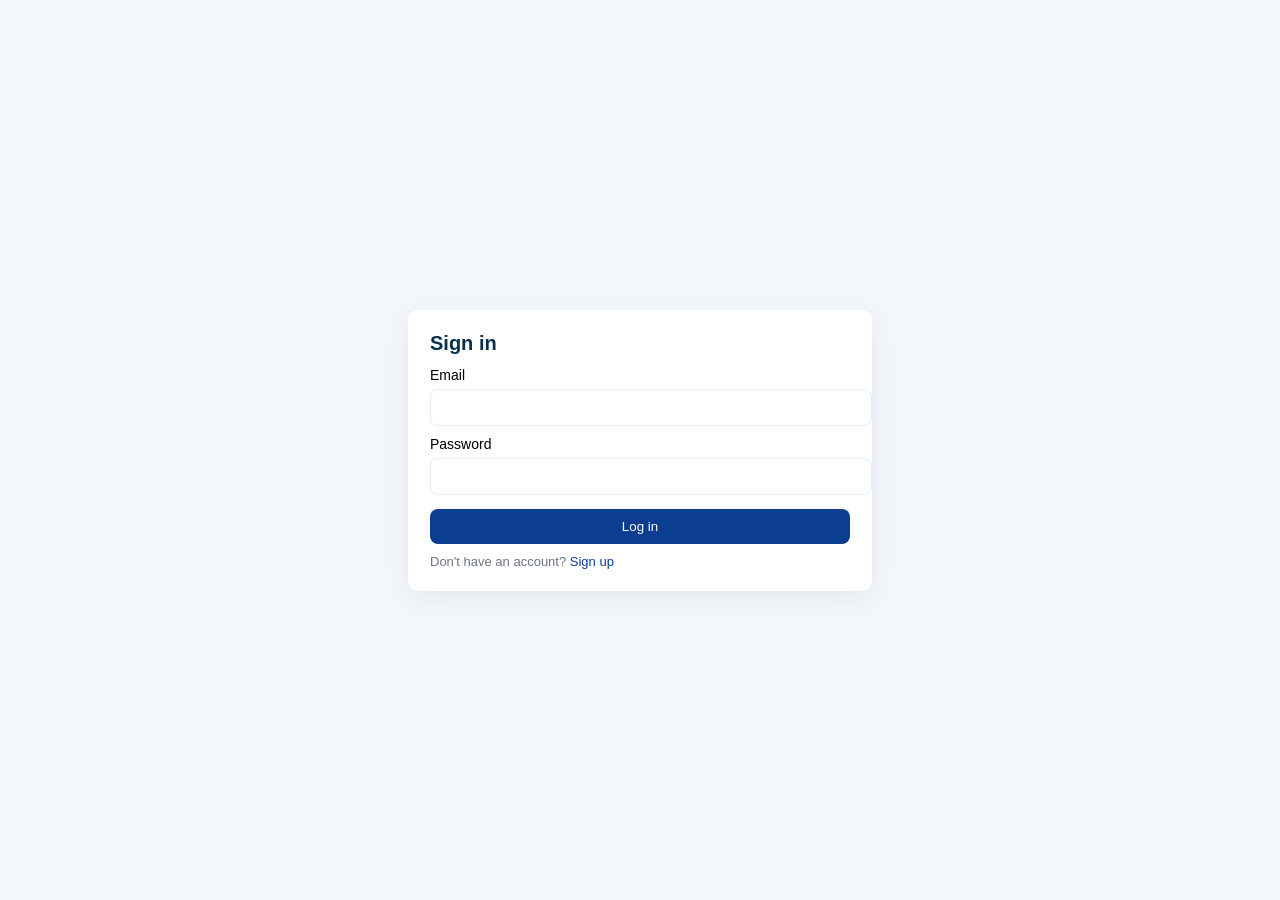
<file: login.html>
<!doctype html>
<html lang="en">
<head>
  <meta charset="utf-8" />
  <meta name="viewport" content="width=device-width,initial-scale=1" />
  <link rel="icon" type="image/png" href="newfav.png">
  <title>Login — UNC Charlotte Collegiate DECA</title>
  <style>
    body{font-family:Arial,Helvetica,sans-serif;display:flex;align-items:center;justify-content:center;height:100vh;margin:0;background:#f3f7fb}
    .card{background:white;padding:22px;border-radius:10px;box-shadow:0 8px 30px rgba(2,20,40,0.06);width:420px}
    h1{margin:0 0 12px;font-size:20px;color:#08304a}
    label{display:block;margin-top:10px;font-size:14px}
    input{width:100%;padding:10px;margin-top:6px;border-radius:8px;border:1px solid #e6eef4}
    .btn{margin-top:14px;background:#0B3D91;color:white;padding:10px 12px;border-radius:8px;border:none;cursor:pointer;width:100%}
    .muted{font-size:13px;color:#6b7280;margin-top:8px}
    a{color:#0B3D91;text-decoration:none}
  </style>
</head>
<body>
  <div class="card">
    <h1>Sign in</h1>
    <form id="loginForm">
      <label>Email<input type="email" id="email" required></label>
      <label>Password<input type="password" id="password" required></label>
      <button class="btn" type="submit">Log in</button>
    </form>
    <div class="muted" style="margin-top:10px">Don't have an account? <a href="signup.html">Sign up</a></div>
  </div>

  <script src="auth.js"></script>
  <script>
    document.getElementById('loginForm').addEventListener('submit', function(e){
      e.preventDefault();
      const email = document.getElementById('email').value.trim().toLowerCase();
      const pw = document.getElementById('password').value;
      const ok = login(email, pw);
      if(!ok){ alert('Invalid credentials'); return }
      // Redirect: admin goes to admin.html
      if(isAdmin(email, pw)) window.location.href = 'admin.html';
      else window.location.href = 'dashboard.html';
    })
  </script>
</body>
</html>
</file>
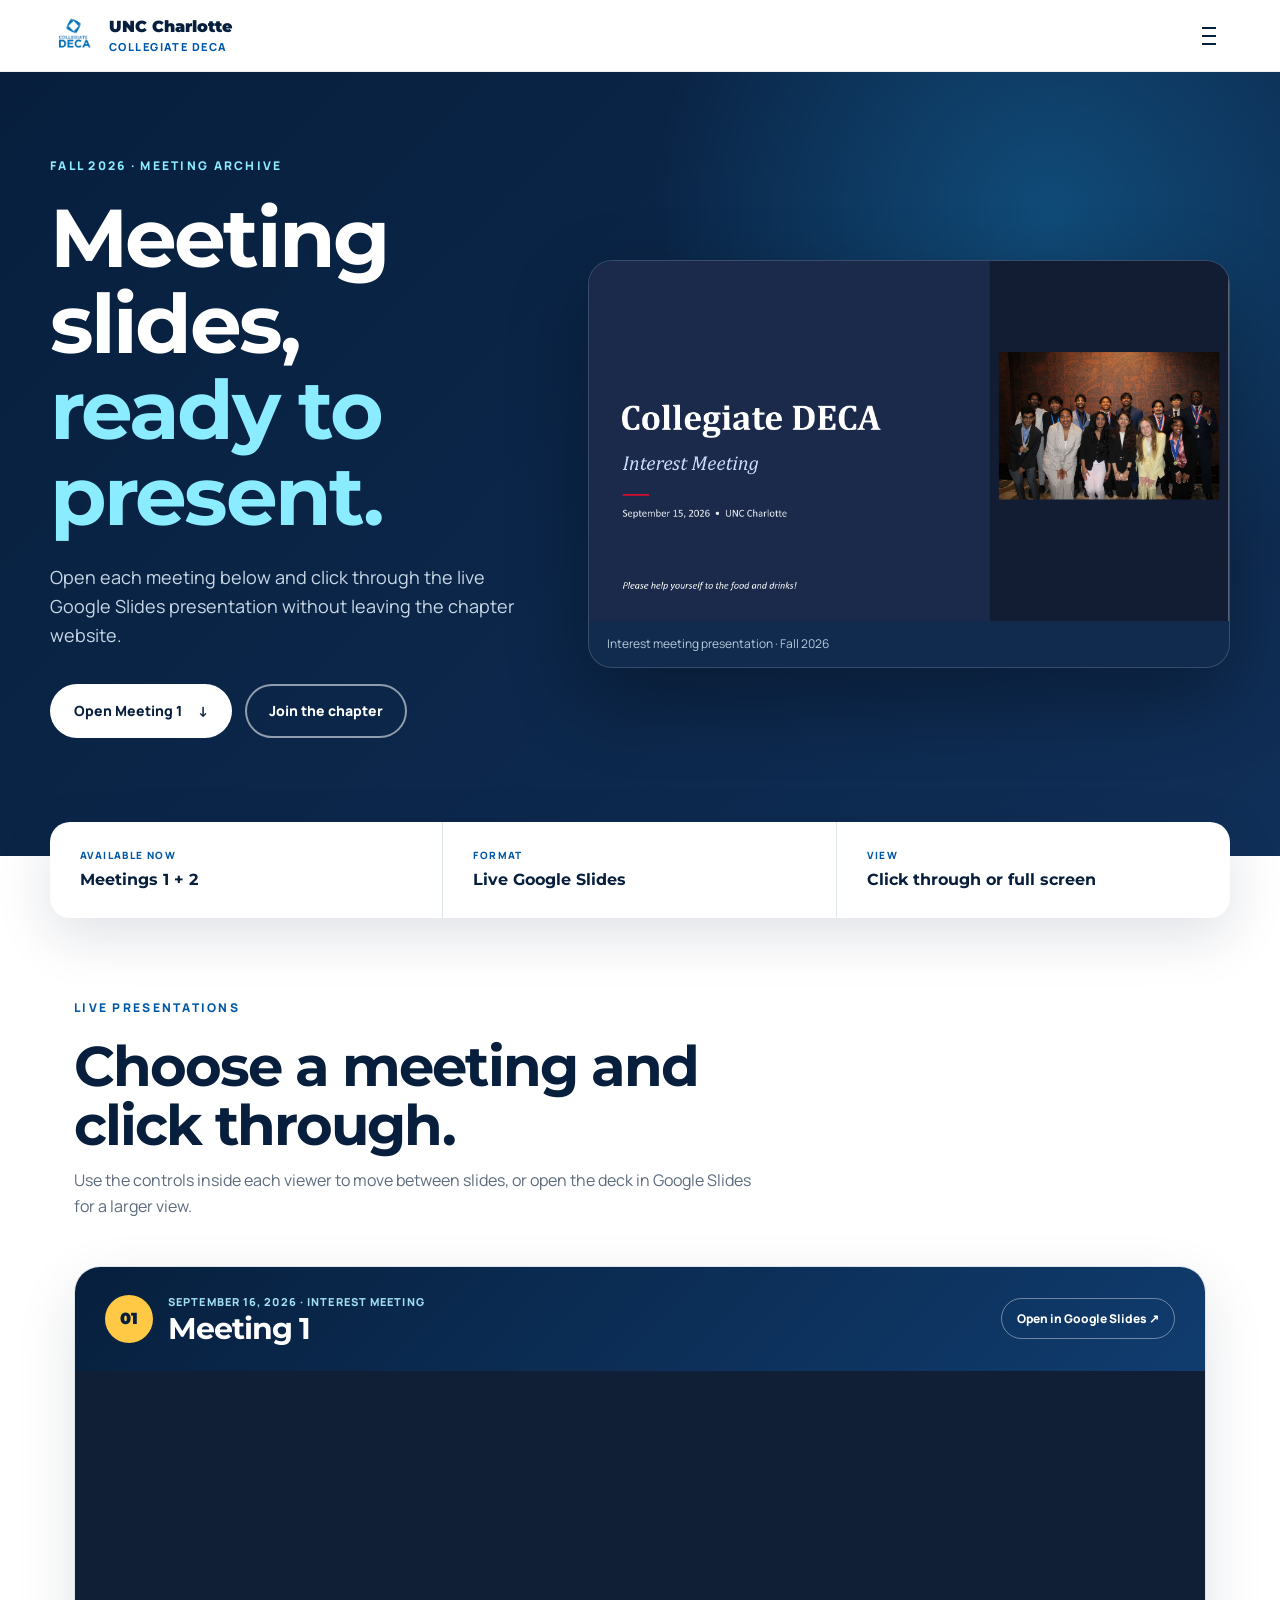
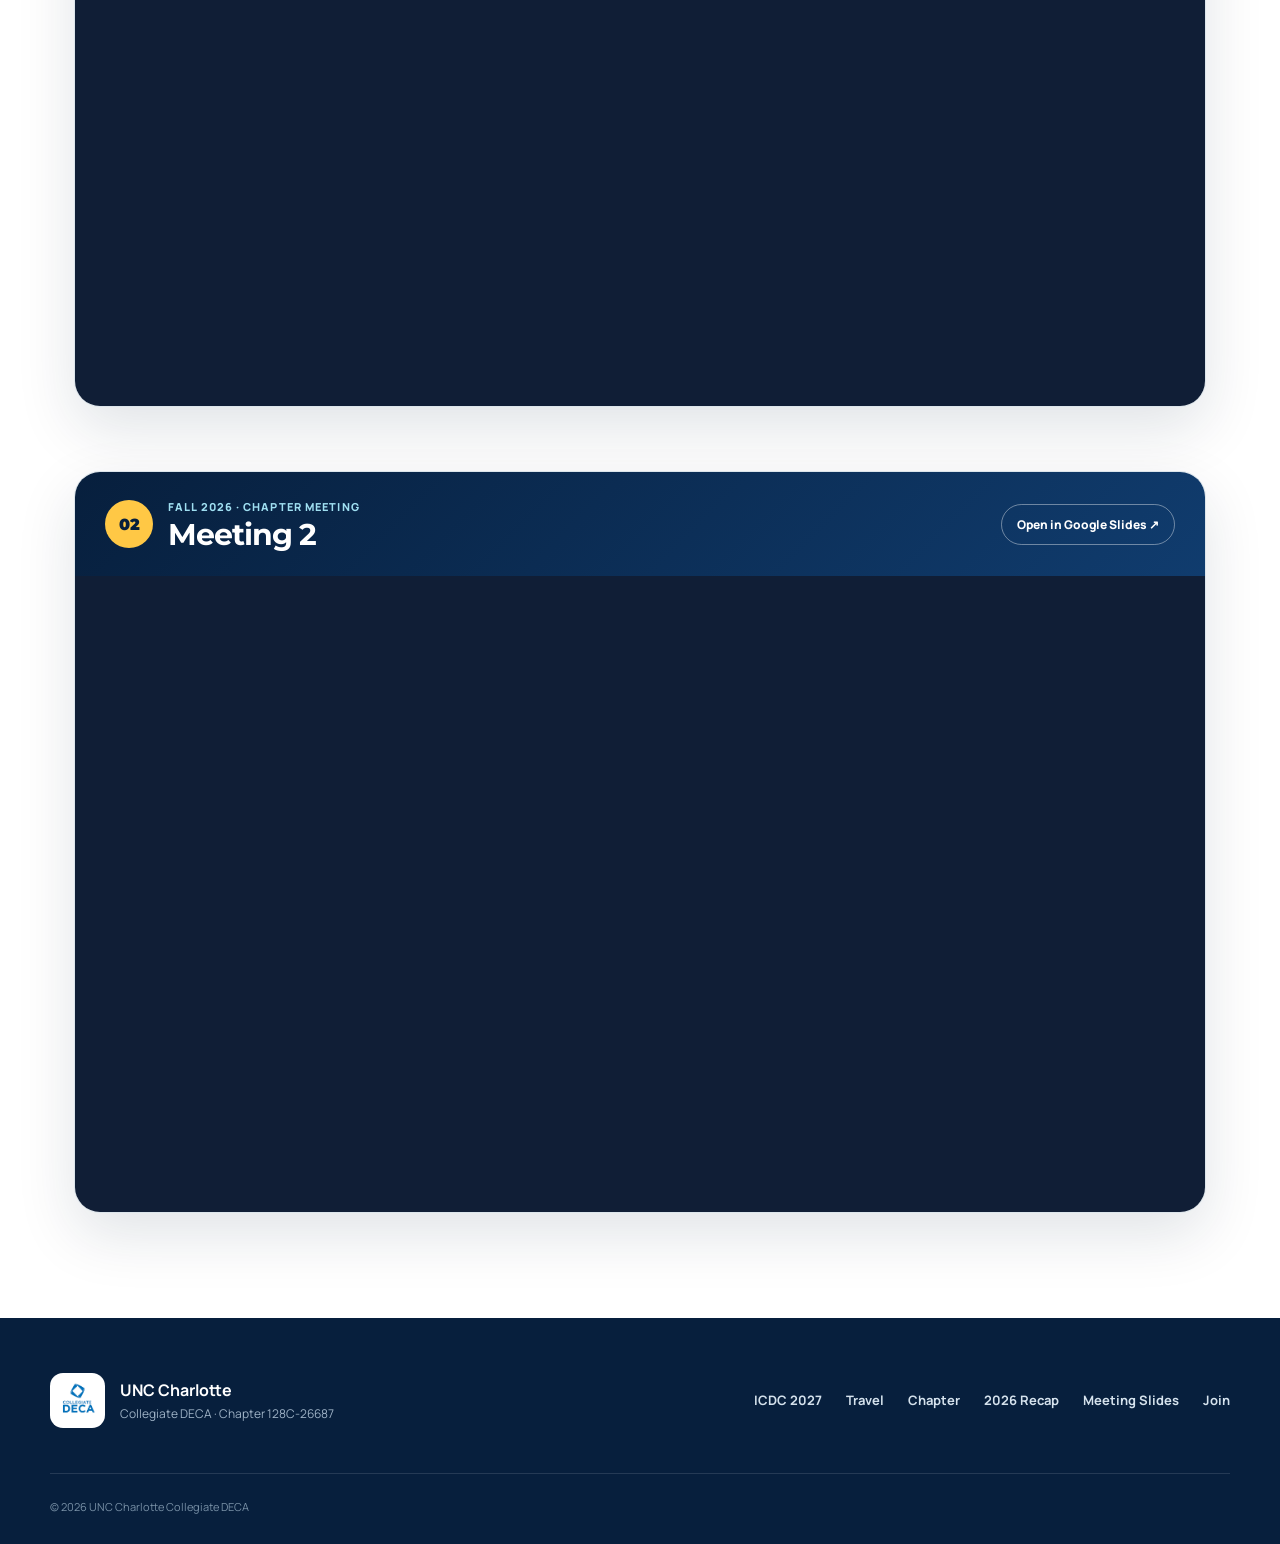
<file: meeting-slides.html>
<!doctype html>
<html lang="en">
<head>
  <meta charset="utf-8">
  <meta name="viewport" content="width=device-width, initial-scale=1">
  <meta name="description" content="View UNC Charlotte Collegiate DECA meeting presentations in interactive Google Slides viewers.">
  <link rel="icon" type="image/png" href="newfav.png">
  <title>Meeting Slides | UNC Charlotte Collegiate DECA</title>
  <link rel="preconnect" href="https://fonts.googleapis.com">
  <link rel="preconnect" href="https://fonts.gstatic.com" crossorigin>
  <link href="https://fonts.googleapis.com/css2?family=Manrope:wght@400;500;600;700;800&family=Montserrat:wght@700;800;900&display=swap" rel="stylesheet">
  <link rel="stylesheet" href="styles.css">
</head>
<body>
  <header class="site-header">
    <a class="brand" href="index.html"><img src="collegiatedeca.png" alt="Collegiate DECA"><span>UNC Charlotte<small>Collegiate DECA</small></span></a>
    <button class="menu-toggle" aria-expanded="false" aria-controls="site-nav"><span></span><span></span><span></span><span class="sr-only">Menu</span></button>
    <nav id="site-nav" class="site-nav" aria-label="Primary navigation"><a href="index.html">Home</a><a href="conference.html">ICDC 2027</a><a href="travel.html">Travel</a><a href="chapter.html">Our Chapter</a><a href="recap-2026.html">2026 Recap</a><a class="active" href="meeting-slides.html">Meeting Slides</a><a class="nav-cta" href="join.html">Join DECA</a></nav>
  </header>

  <main>
    <section class="meeting-hero">
      <div class="meeting-hero-grid">
        <div class="meeting-hero-copy reveal">
          <p class="eyebrow light">Fall 2026 · Meeting archive</p>
          <h1>Meeting slides,<br><span>ready to present.</span></h1>
          <p>Open each meeting below and click through the live Google Slides presentation without leaving the chapter website.</p>
          <div class="button-row"><a class="button button-light" href="#meeting-1">Open Meeting 1 <span>↓</span></a><a class="button meeting-button-outline" href="join.html">Join the chapter</a></div>
        </div>
        <figure class="meeting-cover reveal">
          <img src="assets/meeting-slides/interest-meeting-cover.png" alt="Opening slide for the UNC Charlotte Collegiate DECA interest meeting">
          <figcaption>Interest meeting presentation · Fall 2026</figcaption>
        </figure>
      </div>
    </section>

    <section class="meeting-facts" aria-label="Meeting details">
      <div><small>AVAILABLE NOW</small><strong>Meetings 1 + 2</strong></div>
      <div><small>FORMAT</small><strong>Live Google Slides</strong></div>
      <div><small>VIEW</small><strong>Click through or full screen</strong></div>
    </section>

    <section id="slides" class="section slides-section">
      <div class="slides-heading reveal"><div><p class="eyebrow">Live presentations</p><h2>Choose a meeting and click through.</h2><p>Use the controls inside each viewer to move between slides, or open the deck in Google Slides for a larger view.</p></div></div>
      <div class="meeting-slides-list">
        <article id="meeting-1" class="live-deck-card reveal">
          <div class="live-deck-heading"><div><span class="live-deck-number">01</span><p>September 16, 2026 · Interest meeting</p><h3>Meeting 1</h3></div><a href="https://docs.google.com/presentation/d/1UD8CLv_gMKfsvnFNo3QG2G0sr4ZnhO_E/edit?usp=sharing&amp;ouid=116537279223015918751&amp;rtpof=true&amp;sd=true" target="_blank" rel="noopener">Open in Google Slides ↗</a></div>
          <div class="live-deck-frame"><iframe src="https://docs.google.com/presentation/d/1UD8CLv_gMKfsvnFNo3QG2G0sr4ZnhO_E/embed?start=false&amp;loop=false&amp;delayms=3000" title="Meeting 1 Google Slides presentation" allow="fullscreen" allowfullscreen></iframe></div>
        </article>

        <article id="meeting-2" class="live-deck-card reveal">
          <div class="live-deck-heading"><div><span class="live-deck-number">02</span><p>Fall 2026 · Chapter meeting</p><h3>Meeting 2</h3></div><a href="https://docs.google.com/presentation/d/1UD8CLv_gMKfsvnFNo3QG2G0sr4ZnhO_E/edit?usp=sharing&amp;ouid=116537279223015918751&amp;rtpof=true&amp;sd=true" target="_blank" rel="noopener">Open in Google Slides ↗</a></div>
          <div class="live-deck-frame"><iframe src="https://docs.google.com/presentation/d/1UD8CLv_gMKfsvnFNo3QG2G0sr4ZnhO_E/embed?start=false&amp;loop=false&amp;delayms=3000" title="Meeting 2 Google Slides presentation" allow="fullscreen" allowfullscreen></iframe></div>
        </article>
      </div>
    </section>
  </main>

  <footer class="site-footer"><div class="footer-brand"><img src="collegiatedeca.png" alt=""><div><strong>UNC Charlotte</strong><span>Collegiate DECA · Chapter 128C-26687</span></div></div><div class="footer-links"><a href="conference.html">ICDC 2027</a><a href="travel.html">Travel</a><a href="chapter.html">Chapter</a><a href="recap-2026.html">2026 Recap</a><a href="meeting-slides.html">Meeting Slides</a><a href="join.html">Join</a></div><p>© 2026 UNC Charlotte Collegiate DECA</p></footer>
  <script src="site.js"></script>
</body>
</html>
</file>
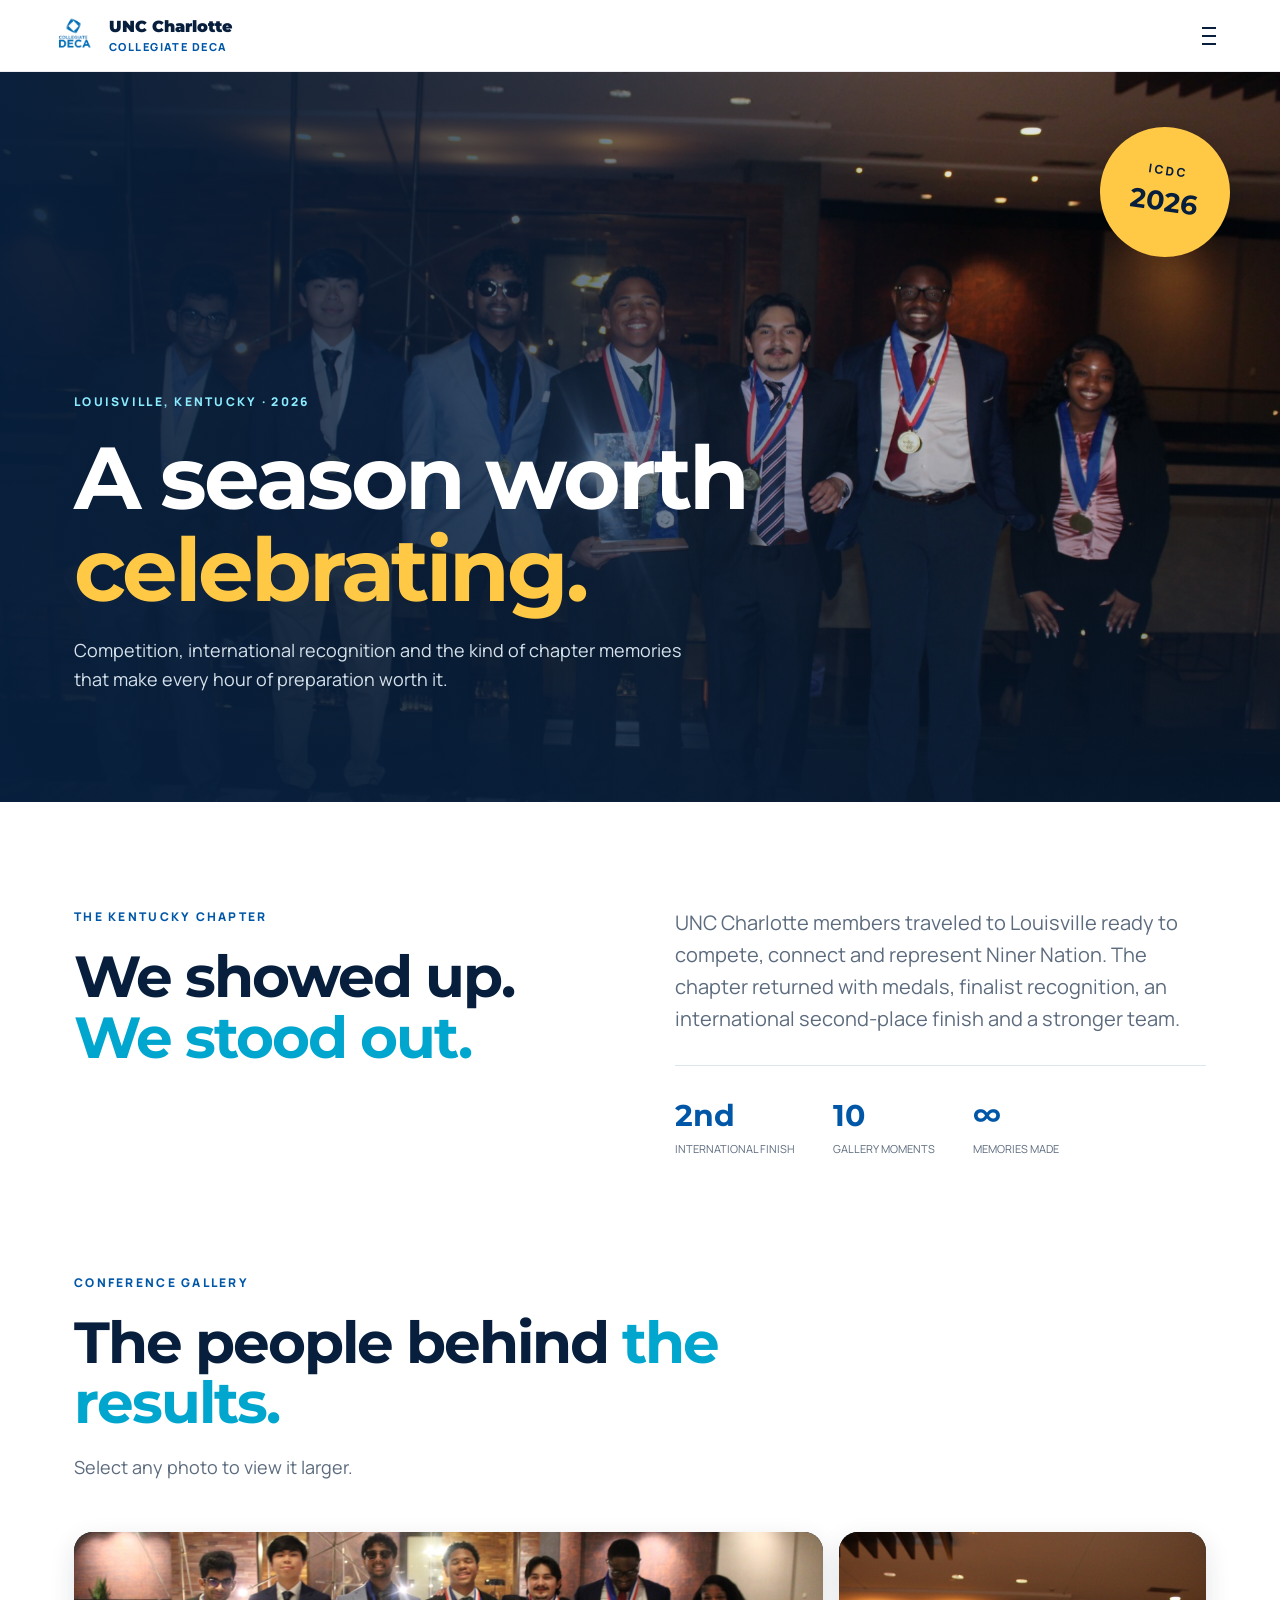
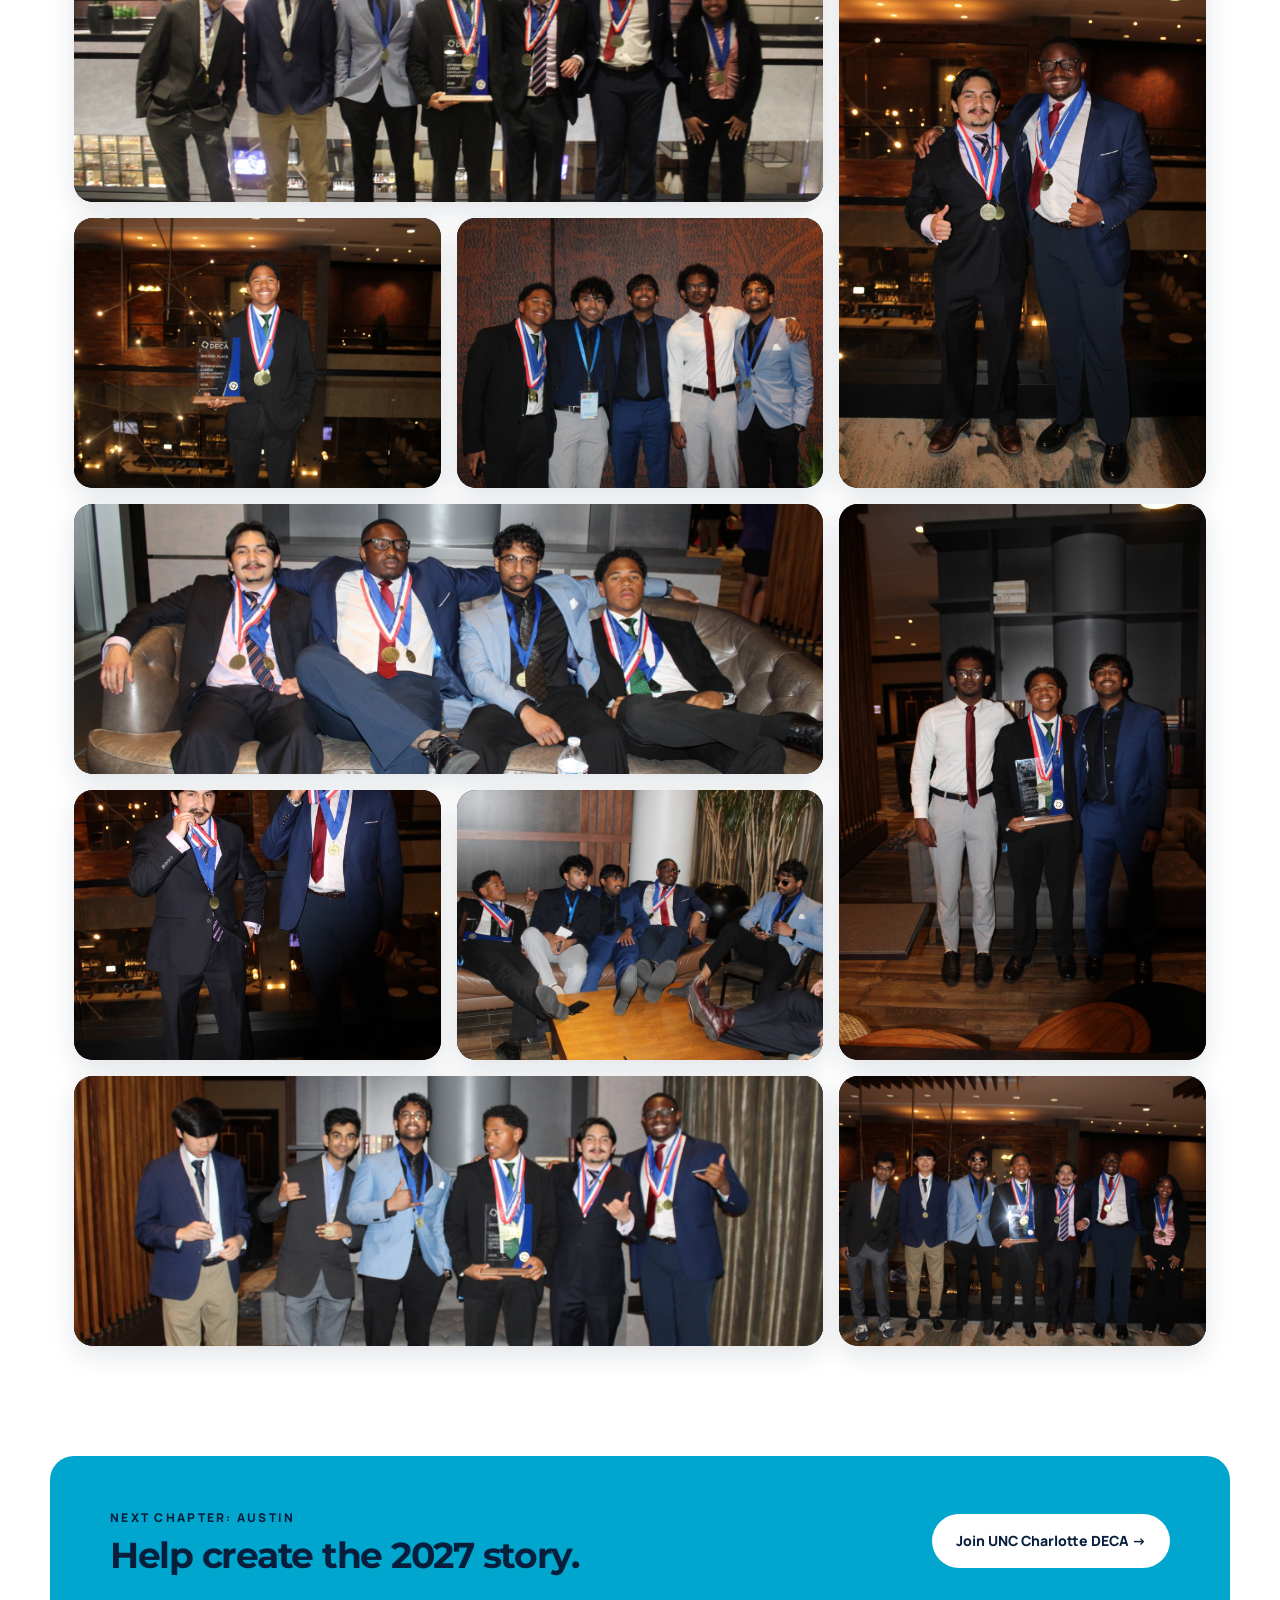
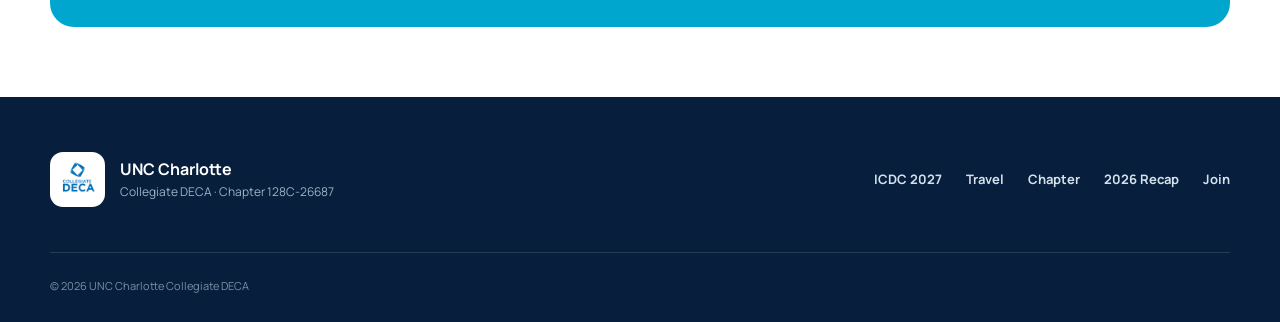
<file: recap-2026.html>
<!doctype html><html lang="en"><head><meta charset="utf-8"><meta name="viewport" content="width=device-width,initial-scale=1"><meta name="description" content="UNC Charlotte Collegiate DECA's 2026 conference recap from Louisville, Kentucky."><link rel="icon" type="image/png" href="newfav.png">
  <title>Kentucky 2026 Recap | UNC Charlotte Collegiate DECA</title><link rel="preconnect" href="https://fonts.googleapis.com"><link rel="preconnect" href="https://fonts.gstatic.com" crossorigin><link href="https://fonts.googleapis.com/css2?family=Manrope:wght@400;500;600;700;800&family=Montserrat:wght@700;800;900&display=swap" rel="stylesheet"><link rel="stylesheet" href="styles.css"></head><body>
<header class="site-header"><a class="brand" href="index.html"><img src="collegiatedeca.png" alt="Collegiate DECA"><span>UNC Charlotte<small>Collegiate DECA</small></span></a><button class="menu-toggle" aria-expanded="false" aria-controls="site-nav"><span></span><span></span><span></span><span class="sr-only">Menu</span></button><nav id="site-nav" class="site-nav"><a href="index.html">Home</a><a href="conference.html">ICDC 2027</a><a href="travel.html">Travel</a><a href="chapter.html">Our Chapter</a><a class="active" href="recap-2026.html">2026 Recap</a><a href="meeting-slides.html">Meeting Slides</a><a class="nav-cta" href="join.html">Join DECA</a></nav></header>
<main><section class="recap-hero"><img src="assets/kentucky-2026/img-6927.jpg" alt="UNC Charlotte Collegiate DECA members celebrating together in Kentucky"><div class="recap-overlay"></div><div class="recap-hero-copy reveal"><p class="eyebrow light">Louisville, Kentucky · 2026</p><h1>A season worth<br><span>celebrating.</span></h1><p>Competition, international recognition and the kind of chapter memories that make every hour of preparation worth it.</p></div><div class="recap-stamp">ICDC<br><strong>2026</strong></div></section>
<section class="section recap-intro"><div class="section-heading reveal"><p class="eyebrow">The Kentucky chapter</p><h2>We showed up.<br><span>We stood out.</span></h2></div><div class="recap-summary reveal"><p>UNC Charlotte members traveled to Louisville ready to compete, connect and represent Niner Nation. The chapter returned with medals, finalist recognition, an international second-place finish and a stronger team.</p><div class="recap-stats"><div><strong>2nd</strong><span>International finish</span></div><div><strong>10</strong><span>Gallery moments</span></div><div><strong>∞</strong><span>Memories made</span></div></div></div></section>
<section class="gallery-section"><div class="section-heading reveal"><p class="eyebrow">Conference gallery</p><h2>The people behind <span>the results.</span></h2><p>Select any photo to view it larger.</p></div><div class="photo-gallery">
<button class="gallery-item gallery-wide reveal" data-full="assets/kentucky-2026/img-6923.jpg" aria-label="View full chapter group photo"><img src="assets/kentucky-2026/img-6923.jpg" alt="UNC Charlotte Collegiate DECA group with medals and second-place award" loading="lazy"><span>Chapter pride</span></button>
<button class="gallery-item gallery-tall reveal" data-full="assets/kentucky-2026/img-6894.jpg" aria-label="View medal winners photo"><img src="assets/kentucky-2026/img-6894.jpg" alt="Two UNC Charlotte DECA medal winners celebrating" loading="lazy"><span>Medal moments</span></button>
<button class="gallery-item reveal" data-full="assets/kentucky-2026/img-6921.jpg" aria-label="View international award photo"><img src="assets/kentucky-2026/img-6921.jpg" alt="UNC Charlotte DECA member holding international second-place trophy" loading="lazy"><span>International second place</span></button>
<button class="gallery-item reveal" data-full="assets/kentucky-2026/img-6985.jpg" aria-label="View team photo"><img src="assets/kentucky-2026/img-6985.jpg" alt="Five chapter members standing together after awards" loading="lazy"><span>Better together</span></button>
<button class="gallery-item gallery-wide reveal" data-full="assets/kentucky-2026/img-6971.jpg" aria-label="View team lounge photo"><img src="assets/kentucky-2026/img-6971.jpg" alt="Four medal-winning members relaxing together" loading="lazy"><span>After the awards</span></button>
<button class="gallery-item gallery-tall reveal" data-full="assets/kentucky-2026/img-6957.jpg" aria-label="View three members with trophy"><img src="assets/kentucky-2026/img-6957.jpg" alt="Three chapter members posing with the second-place trophy" loading="lazy"><span>Celebrate the work</span></button>
<button class="gallery-item reveal" data-full="assets/kentucky-2026/img-6897.jpg" aria-label="View medal celebration"><img src="assets/kentucky-2026/img-6897.jpg" alt="Two chapter members playfully celebrating their medals" loading="lazy"><span>Hardware earned</span></button>
<button class="gallery-item reveal" data-full="assets/kentucky-2026/img-6947.jpg" aria-label="View conference candid"><img src="assets/kentucky-2026/img-6947.jpg" alt="Chapter members relaxing together at the conference hotel" loading="lazy"><span>Conference downtime</span></button>
<button class="gallery-item gallery-wide reveal" data-full="assets/kentucky-2026/img-6950.jpg" aria-label="View chapter celebration"><img src="assets/kentucky-2026/img-6950.jpg" alt="UNC Charlotte chapter celebrating with medals and trophy" loading="lazy"><span>Niner Nation in Kentucky</span></button>
<button class="gallery-item reveal" data-full="assets/kentucky-2026/img-6927.jpg" aria-label="View award winners group"><img src="assets/kentucky-2026/img-6927.jpg" alt="Seven UNC Charlotte DECA members displaying medals and trophy" loading="lazy"><span>A team achievement</span></button>
</div></section><section class="cta-band"><div><p class="eyebrow light">Next chapter: Austin</p><h2>Help create the 2027 story.</h2></div><a class="button button-light" href="join.html">Join UNC Charlotte DECA →</a></section></main>
<dialog class="lightbox" aria-label="Expanded conference photo"><button class="lightbox-close" aria-label="Close photo">×</button><img alt="Expanded conference moment"><p></p></dialog>
<footer class="site-footer"><div class="footer-brand"><img src="collegiatedeca.png" alt=""><div><strong>UNC Charlotte</strong><span>Collegiate DECA · Chapter 128C-26687</span></div></div><div class="footer-links"><a href="conference.html">ICDC 2027</a><a href="travel.html">Travel</a><a href="chapter.html">Chapter</a><a href="recap-2026.html">2026 Recap</a><a href="join.html">Join</a></div><p>© 2026 UNC Charlotte Collegiate DECA</p></footer><script src="site.js"></script></body></html>
</file>
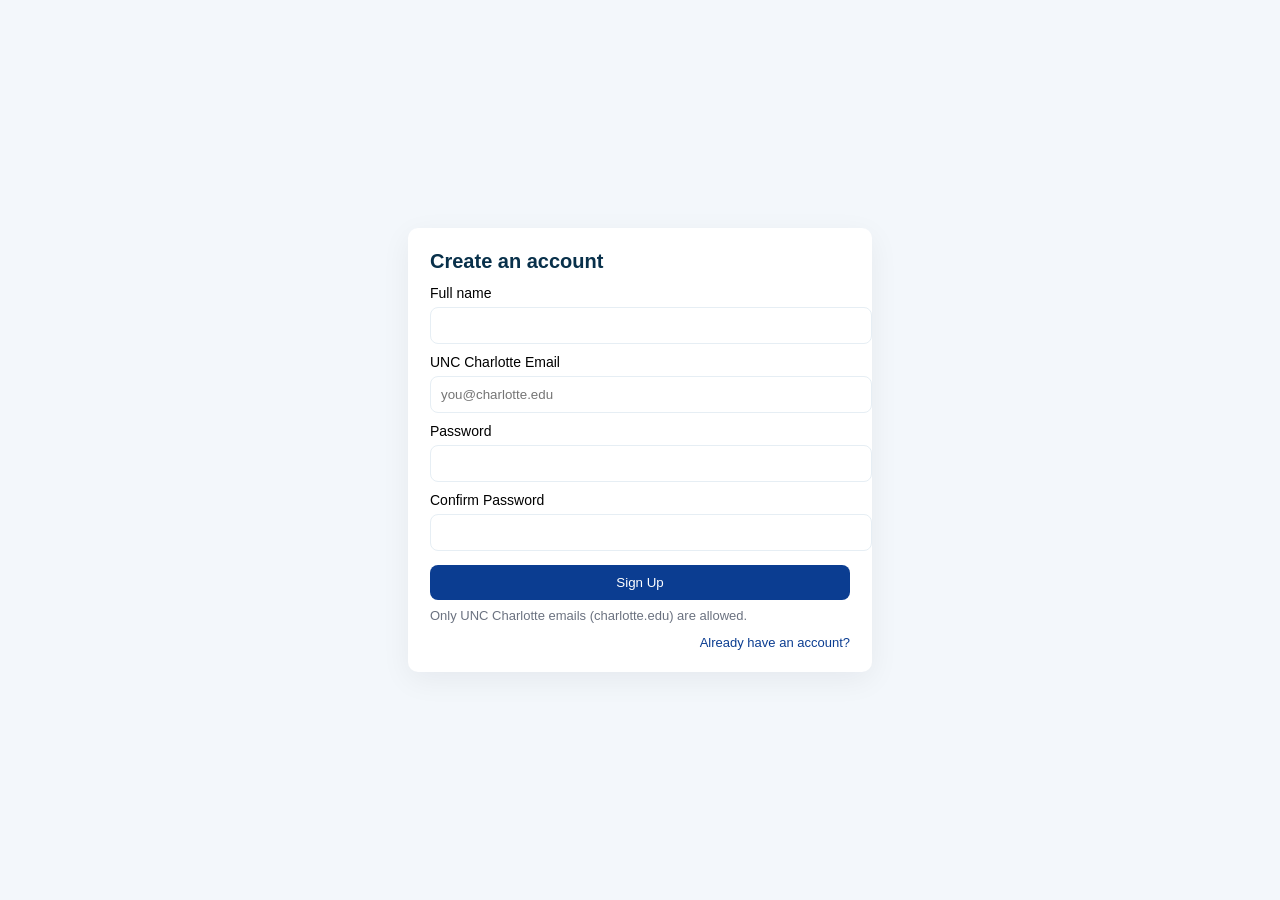
<file: signup.html>
<!doctype html>
<html lang="en">
<head>
  <meta charset="utf-8" />
  <meta name="viewport" content="width=device-width,initial-scale=1" />
  <link rel="icon" type="image/png" href="newfav.png">
  <title>Sign Up — UNC Charlotte Collegiate DECA</title>
  <style>
    body{font-family:Arial,Helvetica,sans-serif;display:flex;align-items:center;justify-content:center;height:100vh;margin:0;background:#f3f7fb}
    .card{background:white;padding:22px;border-radius:10px;box-shadow:0 8px 30px rgba(2,20,40,0.06);width:420px}
    h1{margin:0 0 12px;font-size:20px;color:#08304a}
    label{display:block;margin-top:10px;font-size:14px}
    input,select{width:100%;padding:10px;margin-top:6px;border-radius:8px;border:1px solid #e6eef4}
    .btn{margin-top:14px;background:#0B3D91;color:white;padding:10px 12px;border-radius:8px;border:none;cursor:pointer;width:100%}
    .muted{font-size:13px;color:#6b7280;margin-top:8px}
    .links{display:flex;justify-content:space-between;margin-top:12px}
    a{color:#0B3D91;text-decoration:none}
  </style>
</head>
<body>
  <div class="card">
    <h1>Create an account</h1>
    <form id="signupForm">
      <label>Full name<input type="text" id="name" required></label>
      <label>UNC Charlotte Email<input type="email" id="email" placeholder="you@charlotte.edu" required></label>
      <label>Password<input type="password" id="password" required></label>
      <label>Confirm Password<input type="password" id="confirm" required></label>
      <button class="btn" type="submit">Sign Up</button>
    </form>
    <div class="muted">Only UNC Charlotte emails (charlotte.edu) are allowed. <div class="links"><span></span><a href="login.html">Already have an account?</a></div></div>
  </div>
  <script src="auth.js"></script>
  <script>
    document.getElementById('signupForm').addEventListener('submit', function(e){
      e.preventDefault();
      const name = document.getElementById('name').value.trim();
      const email = document.getElementById('email').value.trim().toLowerCase();
      const pw = document.getElementById('password').value;
      const confirm = document.getElementById('confirm').value;
      if(!email.endsWith('@charlotte.edu')){ alert('Please use your UNC Charlotte email (charlotte.edu).'); return }
      if(pw !== confirm){ alert('Passwords do not match.'); return }
      const created = signUp({name, email, password: pw});
      if(!created){ alert('An account with that email already exists.'); return }
      alert('Account created. You will be logged in now.');
      login(email, pw);
      window.location.href = 'dashboard.html';
    })
  </script>
</body>
</html>
</file>
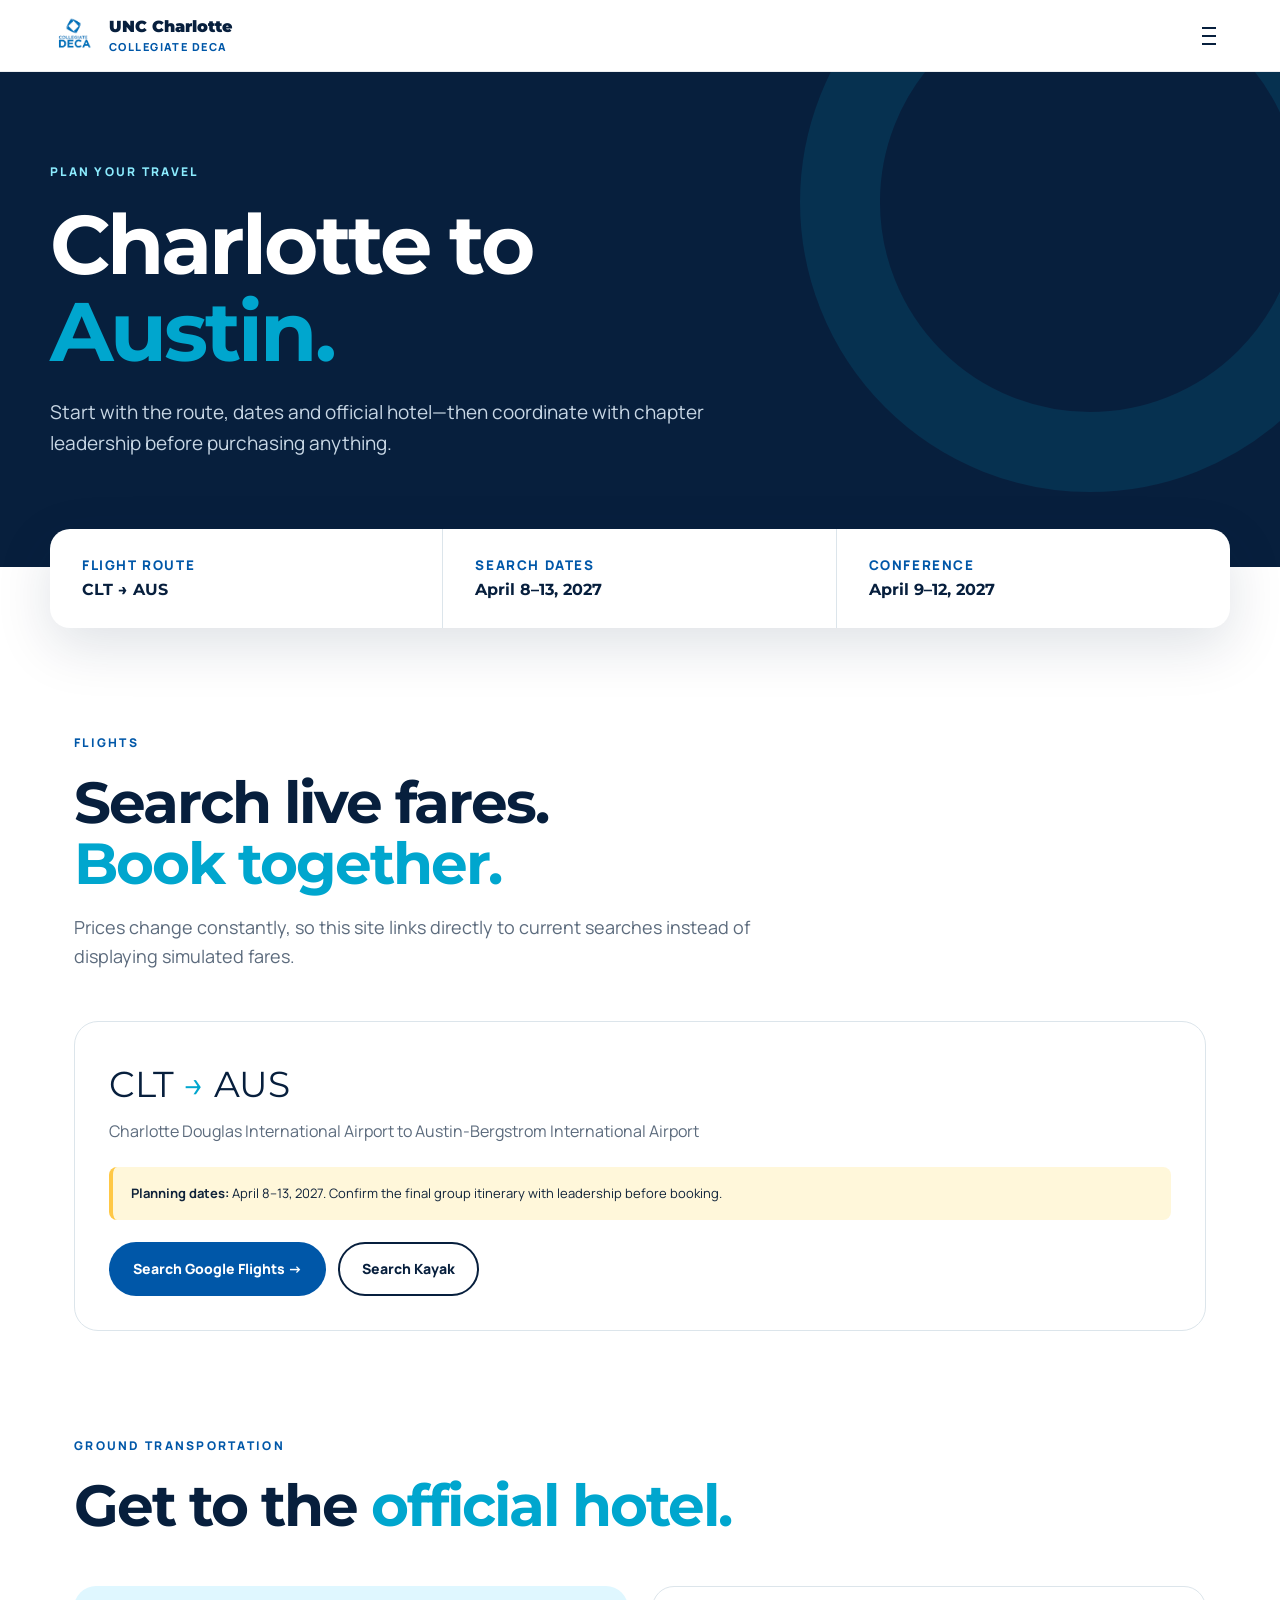
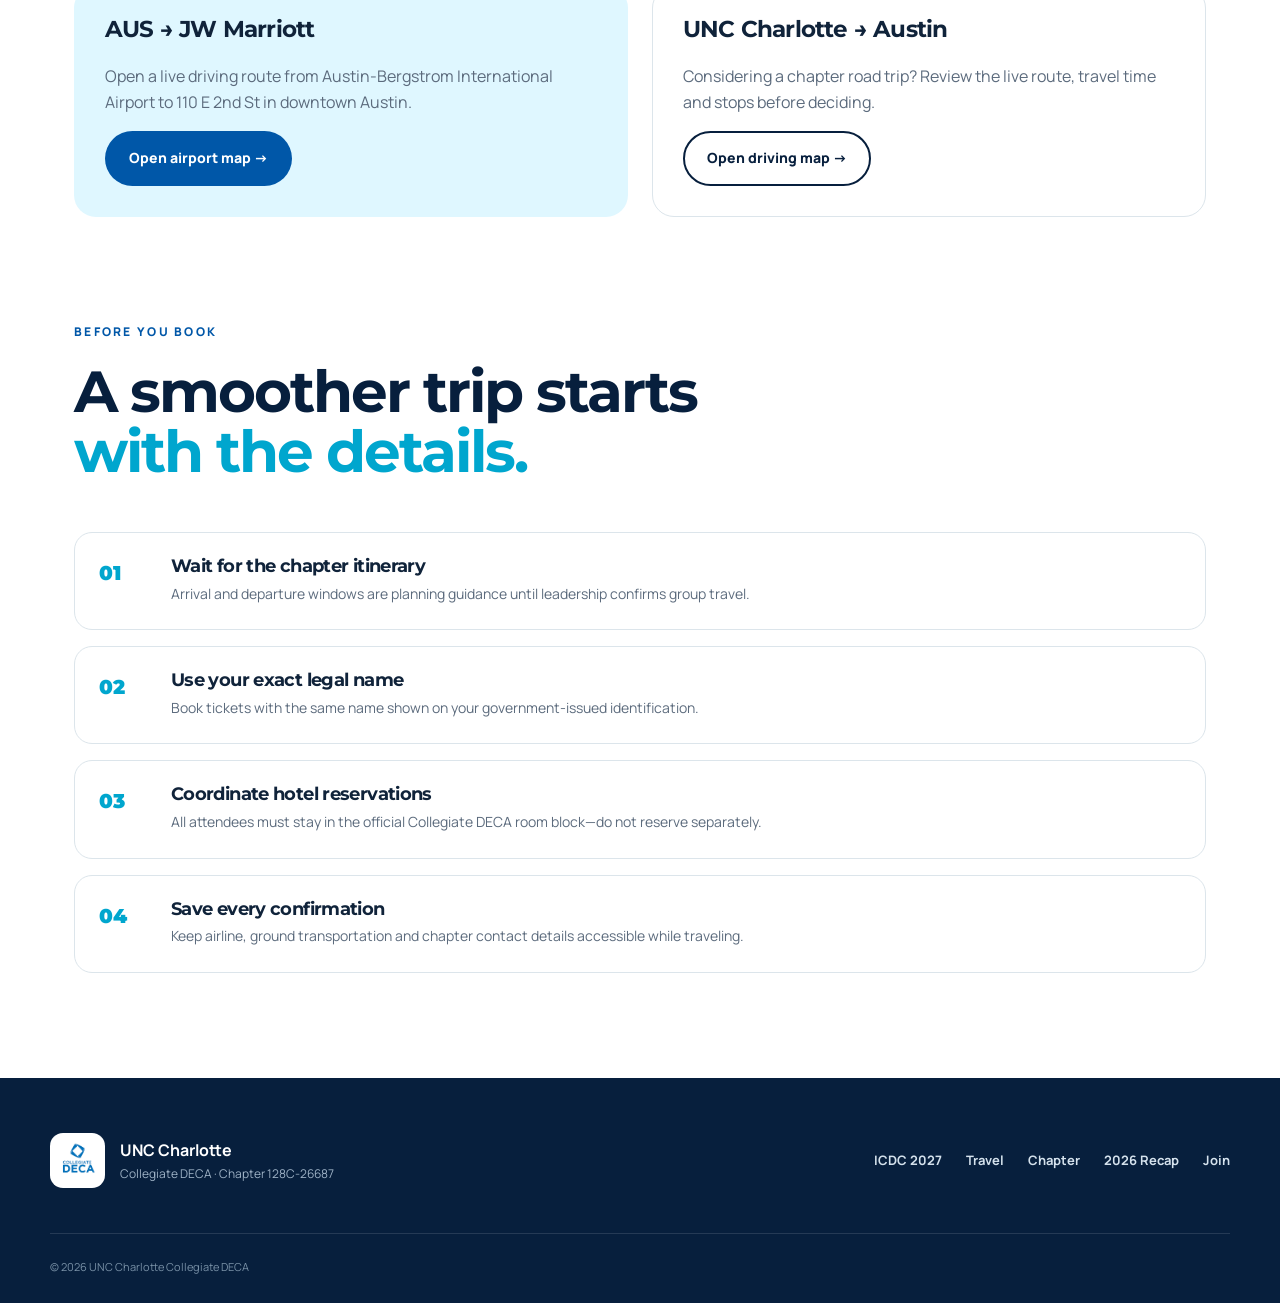
<file: travel.html>
<!doctype html><html lang="en"><head><meta charset="utf-8"><meta name="viewport" content="width=device-width,initial-scale=1"><meta name="description" content="Travel planning from Charlotte to Collegiate DECA ICDC 2027 in Austin."><link rel="icon" type="image/png" href="newfav.png">
  <title>Travel to Austin | UNC Charlotte Collegiate DECA</title><link rel="preconnect" href="https://fonts.googleapis.com"><link rel="preconnect" href="https://fonts.gstatic.com" crossorigin><link href="https://fonts.googleapis.com/css2?family=Manrope:wght@400;500;600;700;800&family=Montserrat:wght@700;800;900&display=swap" rel="stylesheet"><link rel="stylesheet" href="styles.css"></head><body>
<header class="site-header"><a class="brand" href="index.html"><img src="collegiatedeca.png" alt="Collegiate DECA"><span>UNC Charlotte<small>Collegiate DECA</small></span></a><button class="menu-toggle" aria-expanded="false" aria-controls="site-nav"><span></span><span></span><span></span><span class="sr-only">Menu</span></button><nav id="site-nav" class="site-nav"><a href="index.html">Home</a><a href="conference.html">ICDC 2027</a><a class="active" href="travel.html">Travel</a><a href="chapter.html">Our Chapter</a><a href="recap-2026.html">2026 Recap</a><a href="meeting-slides.html">Meeting Slides</a><a class="nav-cta" href="join.html">Join DECA</a></nav></header>
<main><section class="page-hero"><div class="wrap reveal"><p class="eyebrow light">Plan your travel</p><h1>Charlotte to<br><span>Austin.</span></h1><p>Start with the route, dates and official hotel—then coordinate with chapter leadership before purchasing anything.</p></div></section>
<div class="quick-facts"><div><small>FLIGHT ROUTE</small><strong>CLT → AUS</strong></div><div><small>SEARCH DATES</small><strong>April 8–13, 2027</strong></div><div><small>CONFERENCE</small><strong>April 9–12, 2027</strong></div></div>
<section class="section"><div class="section-heading reveal"><p class="eyebrow">Flights</p><h2>Search live fares.<br><span>Book together.</span></h2><p>Prices change constantly, so this site links directly to current searches instead of displaying simulated fares.</p></div><div class="travel-card reveal"><div class="travel-route">CLT <span style="color:var(--cyan)">→</span> AUS</div><p class="travel-meta">Charlotte Douglas International Airport to Austin-Bergstrom International Airport</p><div class="notice"><strong>Planning dates:</strong> April 8–13, 2027. Confirm the final group itinerary with leadership before booking.</div><div class="travel-actions"><a class="button button-primary" href="https://www.google.com/travel/flights?hl=en#flt=CLT.AUS.2027-04-08*AUS.CLT.2027-04-13" target="_blank" rel="noopener noreferrer">Search Google Flights →</a><a class="button button-ghost" href="https://www.kayak.com/flights/CLT-AUS/2027-04-08/2027-04-13" target="_blank" rel="noopener noreferrer">Search Kayak</a></div></div></section>
<section class="section" style="padding-top:0"><div class="section-heading reveal"><p class="eyebrow">Ground transportation</p><h2>Get to the <span>official hotel.</span></h2></div><div class="content-grid"><article class="info-card cyan reveal"><h3>AUS → JW Marriott</h3><p>Open a live driving route from Austin-Bergstrom International Airport to 110 E 2nd St in downtown Austin.</p><a class="button button-primary" href="https://www.google.com/maps/dir/?api=1&origin=Austin-Bergstrom+International+Airport&destination=JW+Marriott+Austin,+110+E+2nd+St,+Austin,+TX+78701&travelmode=driving" target="_blank" rel="noopener noreferrer">Open airport map →</a></article><article class="info-card reveal"><h3>UNC Charlotte → Austin</h3><p>Considering a chapter road trip? Review the live route, travel time and stops before deciding.</p><a class="button button-ghost" href="https://www.google.com/maps/dir/?api=1&origin=UNC+Charlotte,+Charlotte,+NC&destination=JW+Marriott+Austin,+110+E+2nd+St,+Austin,+TX+78701&travelmode=driving" target="_blank" rel="noopener noreferrer">Open driving map →</a></article></div></section>
<section class="section" style="padding-top:0"><div class="section-heading reveal"><p class="eyebrow">Before you book</p><h2>A smoother trip starts <span>with the details.</span></h2></div><div class="steps reveal"><article class="step"><div><h3>Wait for the chapter itinerary</h3><p>Arrival and departure windows are planning guidance until leadership confirms group travel.</p></div></article><article class="step"><div><h3>Use your exact legal name</h3><p>Book tickets with the same name shown on your government-issued identification.</p></div></article><article class="step"><div><h3>Coordinate hotel reservations</h3><p>All attendees must stay in the official Collegiate DECA room block—do not reserve separately.</p></div></article><article class="step"><div><h3>Save every confirmation</h3><p>Keep airline, ground transportation and chapter contact details accessible while traveling.</p></div></article></div></section></main>
<footer class="site-footer"><div class="footer-brand"><img src="collegiatedeca.png" alt=""><div><strong>UNC Charlotte</strong><span>Collegiate DECA · Chapter 128C-26687</span></div></div><div class="footer-links"><a href="conference.html">ICDC 2027</a><a href="travel.html">Travel</a><a href="chapter.html">Chapter</a><a href="recap-2026.html">2026 Recap</a><a href="join.html">Join</a></div><p>© 2026 UNC Charlotte Collegiate DECA</p></footer><script src="site.js"></script></body></html>
</file>
<file: styles.css>
:root{--navy:#071f3d;--blue:#0057a8;--cyan:#00a6ce;--sky:#dff7ff;--cream:#f7f5ef;--gold:#ffc845;--white:#fff;--ink:#10233a;--muted:#5c6b7d;--line:#dce5eb;--max:1180px;--radius:24px}
*{box-sizing:border-box}html{scroll-behavior:smooth}body{margin:0;color:var(--ink);background:var(--white);font-family:Manrope,Arial,sans-serif;line-height:1.6}img{max-width:100%;display:block}a{color:inherit}h1,h2,h3,p{margin-top:0}h1,h2,h3{font-family:Montserrat,Arial,sans-serif;line-height:1.05;letter-spacing:-.035em}.sr-only{position:absolute;width:1px;height:1px;overflow:hidden;clip:rect(0,0,0,0)}
.site-header{height:86px;display:flex;align-items:center;justify-content:space-between;padding:0 max(24px,calc((100vw - var(--max))/2));background:rgba(255,255,255,.94);backdrop-filter:blur(14px);border-bottom:1px solid rgba(7,31,61,.08);position:sticky;top:0;z-index:50}.brand{display:flex;align-items:center;gap:12px;text-decoration:none;color:var(--navy);font-family:Montserrat;font-weight:900;line-height:1}.brand img{width:47px;height:47px;object-fit:contain}.brand small{display:block;color:var(--blue);font-family:Manrope;font-size:11px;text-transform:uppercase;letter-spacing:.13em;margin-top:6px}.site-nav{display:flex;align-items:center;gap:30px}.site-nav a{text-decoration:none;font-size:14px;font-weight:700;color:#425367;position:relative}.site-nav a:not(.nav-cta):after{content:"";height:2px;background:var(--cyan);position:absolute;left:0;right:100%;bottom:-8px;transition:.2s}.site-nav a:hover:after,.site-nav a.active:after{right:0}.site-nav a.active{color:var(--navy)}.site-nav .nav-cta{background:var(--navy);color:#fff;padding:12px 19px;border-radius:99px}.menu-toggle{display:none;background:none;border:0;width:42px;padding:8px}.menu-toggle span:not(.sr-only){display:block;height:2px;background:var(--navy);margin:6px}
.hero{overflow:hidden}.home-hero{background:linear-gradient(135deg,#f4fbfe 0%,#fff 54%,#e7f8fc 100%);padding:90px max(24px,calc((100vw - var(--max))/2)) 80px}.hero-grid{max-width:var(--max);margin:auto;display:grid;grid-template-columns:1.05fr .95fr;gap:85px;align-items:center}.eyebrow{color:var(--blue);font-size:12px;font-weight:800;letter-spacing:.19em;text-transform:uppercase;margin-bottom:20px}.hero h1{font-size:clamp(50px,6vw,82px);color:var(--navy);margin-bottom:24px}.hero h1 span,.section-heading h2 span,.conference-banner h2 span{color:var(--cyan)}.hero-lede{font-size:19px;color:var(--muted);max-width:610px}.button-row{display:flex;gap:13px;flex-wrap:wrap;margin:34px 0}.button{display:inline-flex;align-items:center;justify-content:center;gap:16px;padding:14px 22px;border-radius:999px;text-decoration:none;font-weight:800;font-size:14px;border:2px solid transparent;transition:transform .2s,box-shadow .2s}.button:hover{transform:translateY(-2px);box-shadow:0 10px 28px rgba(7,31,61,.16)}.button-primary{background:var(--blue);color:#fff}.button-ghost{border-color:var(--navy);color:var(--navy)}.button-light{background:#fff;color:var(--navy)}.hero-proof{display:flex;gap:34px;padding-top:25px;border-top:1px solid var(--line)}.hero-proof div{display:flex;flex-direction:column}.hero-proof strong{font-family:Montserrat;font-size:25px;color:var(--navy)}.hero-proof span{font-size:11px;color:var(--muted);text-transform:uppercase;letter-spacing:.08em}.hero-visual{position:relative}.photo-frame{border-radius:50% 50% 24px 24px;overflow:hidden;position:relative;box-shadow:0 28px 80px rgba(7,31,61,.19);aspect-ratio:.91;background:var(--sky)}.photo-frame img{width:100%;height:100%;object-fit:cover}.photo-label{position:absolute;left:24px;bottom:24px;background:rgba(7,31,61,.92);color:#fff;border-radius:999px;padding:9px 15px;font-size:12px;font-weight:800;display:flex;align-items:center;gap:8px}.pulse{width:8px;height:8px;border-radius:50%;background:var(--gold);box-shadow:0 0 0 5px rgba(255,200,69,.18)}.floating-card{position:absolute;right:-34px;top:55px;background:var(--gold);color:var(--navy);padding:21px 24px;border-radius:18px;box-shadow:0 14px 35px rgba(7,31,61,.16);transform:rotate(3deg);display:flex;flex-direction:column}.floating-card span,.floating-card small{font-size:10px;font-weight:800;letter-spacing:.15em}.floating-card strong{font-family:Montserrat;font-size:21px;margin:4px 0}
.ticker{background:var(--cyan);color:var(--navy);overflow:hidden;padding:13px 0;font-family:Montserrat;font-size:12px;font-weight:900;letter-spacing:.13em;white-space:nowrap}.ticker div{min-width:max-content;animation:ticker 24s linear infinite}.ticker b{padding:0 28px}@keyframes ticker{to{transform:translateX(-40%)}}
.section{max-width:var(--max);margin:auto;padding:105px 24px}.section-heading{max-width:720px;margin-bottom:50px}.section-heading h2{font-size:clamp(36px,4.5vw,59px);color:var(--navy);margin-bottom:20px}.section-heading>p:last-child{color:var(--muted);font-size:18px}.feature-grid{display:grid;grid-template-columns:repeat(3,1fr);gap:20px}.feature-card{padding:34px;border:1px solid var(--line);border-radius:var(--radius);position:relative;min-height:330px;display:flex;flex-direction:column;transition:.25s}.feature-card:hover{transform:translateY(-6px);box-shadow:0 22px 50px rgba(7,31,61,.1)}.feature-card.featured{background:var(--navy);color:#fff;border-color:var(--navy);transform:translateY(-12px)}.feature-card.featured p{color:#bfcede}.feature-card.featured a{color:var(--cyan)}.feature-number{position:absolute;right:25px;top:21px;font-family:Montserrat;font-weight:900;color:#a4b1be}.feature-icon{width:54px;height:54px;background:var(--sky);color:var(--blue);border-radius:16px;display:grid;place-items:center;font-size:26px;margin-bottom:45px}.feature-card h3{font-size:28px;margin-bottom:13px}.feature-card p{color:var(--muted);font-size:14px}.feature-card a{color:var(--blue);font-weight:800;font-size:13px;text-decoration:none;margin-top:auto}
.conference-banner{max-width:calc(var(--max) + 80px);margin:20px auto 0;border-radius:34px;padding:80px;position:relative;overflow:hidden;background:radial-gradient(circle at 80% 20%,#084e83,var(--navy) 50%);color:#fff}.banner-content{max-width:680px;position:relative;z-index:2}.eyebrow.light{color:#8cecff}.conference-banner h2{font-size:clamp(44px,6vw,75px);margin-bottom:20px}.conference-banner p:not(.eyebrow){color:#c9d8e7;font-size:17px}.event-facts{display:flex;gap:45px;margin:36px 0}.event-facts div{display:flex;flex-direction:column}.event-facts small{font-size:10px;color:#7ee8ff;letter-spacing:.16em;font-weight:800}.event-facts strong{font-size:14px;margin-top:4px}.texas-mark{position:absolute;right:-15px;bottom:-55px;font-family:Montserrat;font-size:210px;font-weight:900;line-height:1;color:rgba(255,255,255,.045)}
.roadmap{border-top:2px solid var(--navy);display:grid;grid-template-columns:repeat(4,1fr)}.roadmap-item{padding:28px 25px;border-right:1px solid var(--line);position:relative}.roadmap-item:before{content:"";position:absolute;width:12px;height:12px;background:var(--white);border:3px solid var(--blue);border-radius:50%;top:-8px;left:24px}.roadmap-item>span{font-family:Montserrat;font-size:11px;color:var(--blue);font-weight:900;letter-spacing:.14em}.roadmap-item h3{font-size:18px;margin:36px 0 10px}.roadmap-item p{font-size:13px;color:var(--muted)}.roadmap-item.accent{background:var(--sky)}.roadmap-item.accent:before{background:var(--gold);border-color:var(--navy)}
.cta-band{max-width:var(--max);margin:0 auto 70px;padding:52px 60px;border-radius:var(--radius);background:var(--cyan);color:var(--navy);display:flex;justify-content:space-between;align-items:center;gap:30px}.cta-band h2{font-size:36px;margin:0}.cta-band .eyebrow{margin-bottom:10px;color:var(--navy)}
.site-footer{background:var(--navy);color:#fff;padding:55px max(24px,calc((100vw - var(--max))/2)) 28px;display:grid;grid-template-columns:1fr auto;gap:45px;align-items:center}.footer-brand{display:flex;align-items:center;gap:15px}.footer-brand img{width:55px;background:#fff;border-radius:13px;padding:4px}.footer-brand strong,.footer-brand span{display:block}.footer-brand span{font-size:12px;color:#9db1c5}.footer-links{display:flex;gap:24px;flex-wrap:wrap}.footer-links a{color:#d5e2ed;text-decoration:none;font-size:13px;font-weight:700}.site-footer>p{grid-column:1/-1;padding-top:24px;border-top:1px solid rgba(255,255,255,.12);font-size:11px;color:#7890a6;margin:0}
.page-hero{padding:90px max(24px,calc((100vw - var(--max))/2));background:var(--navy);color:#fff;position:relative;overflow:hidden}.page-hero:after{content:"";position:absolute;width:420px;height:420px;border:80px solid rgba(0,166,206,.13);border-radius:50%;right:-100px;top:-160px}.page-hero .wrap{max-width:900px;position:relative;z-index:1}.page-hero h1{font-size:clamp(48px,7vw,83px);margin-bottom:22px}.page-hero h1 span{color:var(--cyan)}.page-hero p:not(.eyebrow){font-size:19px;color:#c8d7e5;max-width:720px}.quick-facts{display:grid;grid-template-columns:repeat(3,1fr);max-width:var(--max);margin:-38px auto 0;position:relative;z-index:3;background:#fff;border-radius:20px;box-shadow:0 18px 55px rgba(7,31,61,.13)}.quick-facts div{padding:26px 32px;border-right:1px solid var(--line)}.quick-facts div:last-child{border:0}.quick-facts small{display:block;color:var(--blue);font-weight:800;letter-spacing:.12em}.quick-facts strong{font-family:Montserrat;color:var(--navy)}
.content-grid{display:grid;grid-template-columns:1fr 1fr;gap:24px}.info-card{border:1px solid var(--line);border-radius:22px;padding:30px}.info-card.cyan{background:var(--sky);border-color:transparent}.info-card.navy{background:var(--navy);color:#fff}.info-card h3{font-size:23px}.info-card p{color:var(--muted)}.info-card.navy p{color:#b9cad8}.pill-list{display:flex;flex-wrap:wrap;gap:8px;margin-top:20px}.pill{background:#eef4f8;border-radius:99px;padding:8px 13px;font-size:12px;font-weight:700}.info-card.navy .pill{background:rgba(255,255,255,.1)}.steps{counter-reset:step;display:grid;gap:16px}.step{counter-increment:step;display:grid;grid-template-columns:52px 1fr;gap:20px;align-items:start;padding:24px;border:1px solid var(--line);border-radius:18px}.step:before{content:counter(step,decimal-leading-zero);font-family:Montserrat;font-size:20px;font-weight:900;color:var(--cyan)}.step h3{font-size:18px;margin-bottom:7px}.step p{margin:0;color:var(--muted);font-size:14px}.travel-actions{display:flex;gap:12px;flex-wrap:wrap;margin-top:22px}.travel-card{border-radius:24px;padding:34px;background:#fff;border:1px solid var(--line)}.travel-route{font-family:Montserrat;font-size:36px;color:var(--navy);margin-bottom:6px}.travel-meta{color:var(--muted)}.board-grid{display:grid;grid-template-columns:repeat(4,1fr);gap:16px}.board-card{background:linear-gradient(160deg,var(--navy),#0b4b7c);color:#fff;border-radius:20px;padding:30px 24px;min-height:220px;display:flex;flex-direction:column;justify-content:flex-end}.board-card span{color:#83eaff;font-size:11px;font-weight:800;letter-spacing:.13em;text-transform:uppercase}.board-card h3{font-size:21px;margin:8px 0 0}.form-card{max-width:760px;margin:auto;padding:40px;border:1px solid var(--line);border-radius:24px;box-shadow:0 15px 45px rgba(7,31,61,.08)}.form-grid{display:grid;grid-template-columns:1fr 1fr;gap:18px}.field{display:flex;flex-direction:column;gap:7px}.field.full{grid-column:1/-1}.field label{font-size:12px;font-weight:800;color:var(--navy)}.field input,.field select,.field textarea{font:inherit;border:1px solid #cbd7df;border-radius:12px;padding:13px;background:#fbfdfe}.field textarea{min-height:110px;resize:vertical}.notice{background:#fff7da;border-left:4px solid var(--gold);padding:16px 18px;border-radius:8px;font-size:13px;margin:22px 0}.reveal{opacity:0;transform:translateY(18px);transition:.65s ease}.reveal.visible{opacity:1;transform:none}
@media(max-width:850px){.site-header{height:72px}.menu-toggle{display:block}.site-nav{position:absolute;left:0;right:0;top:72px;background:#fff;padding:24px;flex-direction:column;align-items:stretch;gap:18px;border-bottom:1px solid var(--line);display:none}.site-nav.open{display:flex}.hero-grid{grid-template-columns:1fr;gap:50px}.home-hero{padding-top:60px}.hero-visual{max-width:560px}.floating-card{right:0}.feature-grid,.board-grid{grid-template-columns:1fr 1fr}.conference-banner{margin-left:16px;margin-right:16px;padding:55px 32px}.roadmap{grid-template-columns:1fr 1fr}.event-facts{flex-wrap:wrap}.site-footer{grid-template-columns:1fr}.quick-facts{margin:0;border-radius:0}.cta-band{margin-left:16px;margin-right:16px;padding:38px;flex-direction:column;align-items:flex-start}}
@media(max-width:580px){.brand span{font-size:13px}.home-hero{padding-left:20px;padding-right:20px}.hero h1{font-size:46px}.hero-proof{gap:16px}.hero-proof strong{font-size:20px}.section{padding:75px 20px}.feature-grid,.content-grid,.board-grid,.form-grid{grid-template-columns:1fr}.feature-card.featured{transform:none}.quick-facts{grid-template-columns:1fr}.quick-facts div{border-right:0;border-bottom:1px solid var(--line)}.roadmap{grid-template-columns:1fr}.event-facts{gap:22px}.conference-banner h2{font-size:42px}.cta-band h2{font-size:29px}.field.full{grid-column:auto}}
@media(prefers-reduced-motion:reduce){html{scroll-behavior:auto}.ticker div{animation:none}.reveal{opacity:1;transform:none;transition:none}}

.google-form-card{max-width:960px;margin:0 auto;background:#fff;border:1px solid #dce6f4;border-radius:26px;box-shadow:0 24px 60px rgba(4,32,74,.12);overflow:hidden}.google-form-header{display:flex;align-items:center;justify-content:space-between;gap:20px;padding:24px 28px;background:linear-gradient(135deg,var(--navy),#12366b);color:#fff}.google-form-header h3{margin:3px 0 0;color:#fff;font-family:Montserrat,sans-serif;font-size:clamp(20px,3vw,28px)}.google-form-kicker{color:var(--cyan);font-size:11px;font-weight:900;letter-spacing:.12em;text-transform:uppercase}.google-form-header a{flex:0 0 auto;color:#fff;font-size:13px;font-weight:800;padding:10px 15px;border:1px solid rgba(255,255,255,.35);border-radius:999px;transition:.2s ease}.google-form-header a:hover{background:#fff;color:var(--navy)}.google-form-frame{display:block;width:100%;height:1380px;border:0;background:#f4f7fb}.google-form-notice{margin:0;border-radius:0;border-width:1px 0 0;padding:18px 28px}

@media(max-width:640px){.google-form-header{align-items:flex-start;flex-direction:column;padding:20px}.google-form-frame{height:1500px}.google-form-notice{padding:16px 20px}}
.recap-hero{height:min(730px,82vh);position:relative;display:flex;align-items:flex-end;overflow:hidden;background:var(--navy)}.recap-hero>img{position:absolute;inset:0;width:100%;height:100%;object-fit:cover;object-position:center 38%}.recap-overlay{position:absolute;inset:0;background:linear-gradient(90deg,rgba(7,31,61,.95) 0%,rgba(7,31,61,.64) 44%,rgba(7,31,61,.12) 75%),linear-gradient(0deg,rgba(7,31,61,.65),transparent 55%)}.recap-hero-copy{position:relative;z-index:2;color:#fff;max-width:var(--max);width:100%;margin:0 auto;padding:90px 24px}.recap-hero-copy h1{font-size:clamp(50px,7vw,88px);margin-bottom:20px}.recap-hero-copy h1 span{color:var(--gold)}.recap-hero-copy p:last-child{max-width:610px;color:#d6e2ec;font-size:18px}.recap-stamp{position:absolute;z-index:3;right:max(30px,calc((100vw - var(--max))/2));top:55px;width:130px;height:130px;border-radius:50%;background:var(--gold);color:var(--navy);display:grid;place-content:center;text-align:center;font-size:12px;letter-spacing:.16em;font-weight:900;transform:rotate(8deg);box-shadow:0 16px 40px rgba(0,0,0,.25)}.recap-stamp strong{font-family:Montserrat;font-size:27px;letter-spacing:0}.recap-intro{display:grid;grid-template-columns:1fr 1fr;gap:70px}.recap-summary>p{font-size:20px;color:var(--muted)}.recap-stats{display:flex;gap:38px;border-top:1px solid var(--line);padding-top:26px;margin-top:30px}.recap-stats div{display:flex;flex-direction:column}.recap-stats strong{font-family:Montserrat;font-size:30px;color:var(--blue)}.recap-stats span{font-size:11px;color:var(--muted);text-transform:uppercase}.gallery-section{max-width:var(--max);margin:0 auto;padding:10px 24px 110px}.photo-gallery{display:grid;grid-template-columns:repeat(3,1fr);grid-auto-rows:270px;gap:16px}.gallery-item{position:relative;border:0;padding:0;border-radius:19px;overflow:hidden;cursor:zoom-in;background:var(--navy);box-shadow:0 9px 26px rgba(7,31,61,.12)}.gallery-item img{width:100%;height:100%;object-fit:cover;transition:transform .4s,opacity .4s}.gallery-item:hover img{transform:scale(1.035);opacity:.8}.gallery-item span{position:absolute;left:15px;bottom:14px;background:rgba(7,31,61,.88);color:#fff;font-size:11px;font-weight:800;border-radius:99px;padding:7px 12px;transform:translateY(5px);opacity:0;transition:.25s}.gallery-item:hover span,.gallery-item:focus-visible span{opacity:1;transform:none}.gallery-wide{grid-column:span 2}.gallery-tall{grid-row:span 2}.lightbox{width:min(1000px,92vw);max-height:92vh;border:0;padding:0;background:#06172b;border-radius:18px;box-shadow:0 30px 100px rgba(0,0,0,.55);overflow:hidden}.lightbox::backdrop{background:rgba(2,12,25,.88);backdrop-filter:blur(5px)}.lightbox img{width:100%;max-height:80vh;object-fit:contain}.lightbox p{color:#fff;margin:0;padding:13px 20px;font-size:13px}.lightbox-close{position:absolute;right:12px;top:12px;border:0;width:40px;height:40px;border-radius:50%;background:rgba(255,255,255,.9);font-size:25px;color:var(--navy);cursor:pointer}
@media(max-width:850px){.recap-intro{grid-template-columns:1fr;gap:0}.photo-gallery{grid-template-columns:repeat(2,1fr)}.recap-stamp{width:100px;height:100px;right:22px;top:30px}}
@media(max-width:580px){.recap-hero{height:690px}.recap-hero-copy{padding:65px 20px}.recap-overlay{background:linear-gradient(0deg,rgba(7,31,61,.98) 0%,rgba(7,31,61,.56) 65%,rgba(7,31,61,.2))}.recap-stamp{display:none}.recap-stats{gap:20px}.photo-gallery{grid-template-columns:1fr;grid-auto-rows:310px}.gallery-wide{grid-column:span 1}.gallery-tall{grid-row:span 1}.gallery-item span{opacity:1;transform:none}.gallery-section{padding-left:16px;padding-right:16px}}
.recap-hero-copy h1{color:#fff}

/* Meeting slides archive */
.site-nav{gap:22px}.meeting-hero{padding:84px max(24px,calc((100vw - var(--max))/2));background:radial-gradient(circle at 82% 18%,#104b78 0,transparent 32%),linear-gradient(135deg,#071f3d,#0d294e 68%,#102f58);color:#fff;overflow:hidden}.meeting-hero-grid{max-width:var(--max);margin:auto;display:grid;grid-template-columns:.86fr 1.14fr;gap:54px;align-items:center}.meeting-hero-copy,.meeting-cover{min-width:0}.meeting-hero-copy h1{font-size:clamp(48px,6.4vw,82px);margin-bottom:24px}.meeting-hero-copy h1 span{color:#8cecff}.meeting-hero-copy>p:last-of-type{max-width:620px;color:#c8d7e5;font-size:18px}.meeting-button-outline{border-color:rgba(255,255,255,.55);color:#fff}.meeting-button-outline:hover{background:#fff;color:var(--navy)}.meeting-cover{margin:0;background:#102b4e;border:1px solid rgba(255,255,255,.16);border-radius:24px;overflow:hidden;box-shadow:0 30px 80px rgba(0,0,0,.32);transform:rotate(1deg)}.meeting-cover img{width:100%;aspect-ratio:16/9;object-fit:cover}.meeting-cover figcaption{padding:13px 18px;color:#b8cadc;font-size:12px}.meeting-facts{max-width:var(--max);margin:-34px auto 0;position:relative;z-index:3;display:grid;grid-template-columns:repeat(3,1fr);background:#fff;border-radius:20px;box-shadow:0 18px 55px rgba(7,31,61,.13)}.meeting-facts div{padding:25px 30px;border-right:1px solid var(--line)}.meeting-facts div:last-child{border:0}.meeting-facts small{display:block;color:var(--blue);font-size:10px;font-weight:900;letter-spacing:.14em}.meeting-facts strong{display:block;margin-top:4px;font-family:Montserrat;color:var(--navy)}.meeting-recap{padding-bottom:75px}.meeting-takeaways{display:grid;grid-template-columns:repeat(2,1fr);gap:20px}.meeting-point{position:relative;min-height:260px;padding:34px;border:1px solid var(--line);border-radius:24px;background:#fff}.meeting-point>span{display:block;color:var(--cyan);font-family:Montserrat;font-size:13px;font-weight:900;letter-spacing:.14em;margin-bottom:42px}.meeting-point h3{font-size:27px;margin-bottom:13px}.meeting-point p{color:var(--muted);margin-bottom:0}.meeting-point.accent{background:var(--gold);border-color:transparent}.meeting-point.accent>span,.meeting-point.accent p{color:var(--navy)}.meeting-point.accent a{display:inline-block;margin-top:22px;color:var(--navy);font-weight:900;text-decoration:none}.meeting-next{max-width:calc(var(--max) + 80px);margin:0 auto 25px;padding:62px 70px;border-radius:30px;background:linear-gradient(130deg,var(--blue),var(--navy));color:#fff;display:flex;align-items:flex-end;justify-content:space-between;gap:50px}.meeting-next-copy{max-width:760px}.meeting-next h2{font-size:clamp(36px,4.5vw,58px);margin-bottom:18px}.meeting-next p:not(.eyebrow){color:#c8d7e5;margin-bottom:0}.meeting-next-actions{display:flex;flex-direction:column;gap:12px;min-width:230px}.slides-section{padding-top:80px}.slides-heading{display:flex;align-items:flex-end;justify-content:space-between;gap:40px;margin-bottom:30px}.slides-heading>div:first-child{max-width:690px}.slides-heading h2{font-size:clamp(34px,4.5vw,56px);color:var(--navy);margin-bottom:14px}.slides-heading p:last-child{color:var(--muted)}.slides-actions{display:flex;gap:10px;flex-wrap:wrap;justify-content:flex-end}.slides-deck{display:grid;gap:30px;max-width:1080px;margin:0 auto}.slide-page{margin:0;overflow:hidden;border:1px solid var(--line);border-radius:22px;background:#fff;box-shadow:0 18px 50px rgba(7,31,61,.12)}.slide-page img{width:100%;aspect-ratio:16/9;object-fit:cover}.slide-page figcaption{padding:14px 18px;color:var(--muted);font-size:12px;font-weight:800;letter-spacing:.04em}

@media(max-width:900px){.meeting-hero-grid{grid-template-columns:1fr;gap:42px}.meeting-cover{transform:none}.meeting-next{margin-left:16px;margin-right:16px;padding:48px 34px;align-items:flex-start;flex-direction:column}.meeting-next-actions{flex-direction:row;flex-wrap:wrap}.slides-heading{align-items:flex-start;flex-direction:column}.slides-actions{justify-content:flex-start}}
@media(max-width:580px){.meeting-hero{padding:60px 20px}.meeting-hero-copy h1{font-size:45px}.meeting-facts{grid-template-columns:1fr;margin:0;border-radius:0}.meeting-facts div{border-right:0;border-bottom:1px solid var(--line)}.meeting-takeaways{grid-template-columns:1fr}.meeting-point{min-height:0;padding:28px}.meeting-point>span{margin-bottom:28px}.meeting-next{padding:38px 25px}.meeting-next-actions{min-width:0}.slides-actions{width:100%;flex-direction:column}.slides-actions .button{width:100%}.slides-deck{gap:18px}.slide-page{border-radius:14px}}
@media(max-width:1600px){.site-header{height:72px}.menu-toggle{display:block}.site-nav{position:absolute;left:0;right:0;top:72px;background:#fff;padding:24px;flex-direction:column;align-items:stretch;gap:18px;border-bottom:1px solid var(--line);display:none}.site-nav.open{display:flex}.slides-heading{align-items:flex-start;flex-direction:column}.slides-actions{justify-content:flex-start}}

.meeting-slides-list{display:grid;gap:64px}.live-deck-card{overflow:hidden;border:1px solid var(--line);border-radius:26px;background:#fff;box-shadow:0 22px 60px rgba(7,31,61,.12)}.live-deck-heading{display:flex;align-items:center;justify-content:space-between;gap:30px;padding:26px 30px;background:linear-gradient(135deg,#071f3d,#103c6e);color:#fff}.live-deck-heading>div{display:grid;grid-template-columns:auto 1fr;column-gap:15px;align-items:center}.live-deck-number{grid-row:1/3;display:grid;place-items:center;width:48px;height:48px;border-radius:50%;background:var(--gold);color:var(--navy);font-family:Montserrat;font-weight:900}.live-deck-heading p{margin:0;color:#9fdff1;font-size:11px;font-weight:800;letter-spacing:.1em;text-transform:uppercase}.live-deck-heading h3{margin:3px 0 0;color:#fff;font-size:30px}.live-deck-heading a{flex:0 0 auto;padding:10px 15px;border:1px solid rgba(255,255,255,.4);border-radius:999px;color:#fff;font-size:12px;font-weight:800;text-decoration:none}.live-deck-heading a:hover{background:#fff;color:var(--navy)}.live-deck-frame{position:relative;width:100%;aspect-ratio:16/9;background:#101e36}.live-deck-frame iframe{position:absolute;inset:0;width:100%;height:100%;border:0}

@media(max-width:680px){.meeting-slides-list{gap:34px}.live-deck-card{border-radius:18px}.live-deck-heading{align-items:flex-start;flex-direction:column;padding:22px}.live-deck-heading a{margin-left:63px}.live-deck-number{width:46px;height:46px}.live-deck-heading h3{font-size:25px}}
</file>
